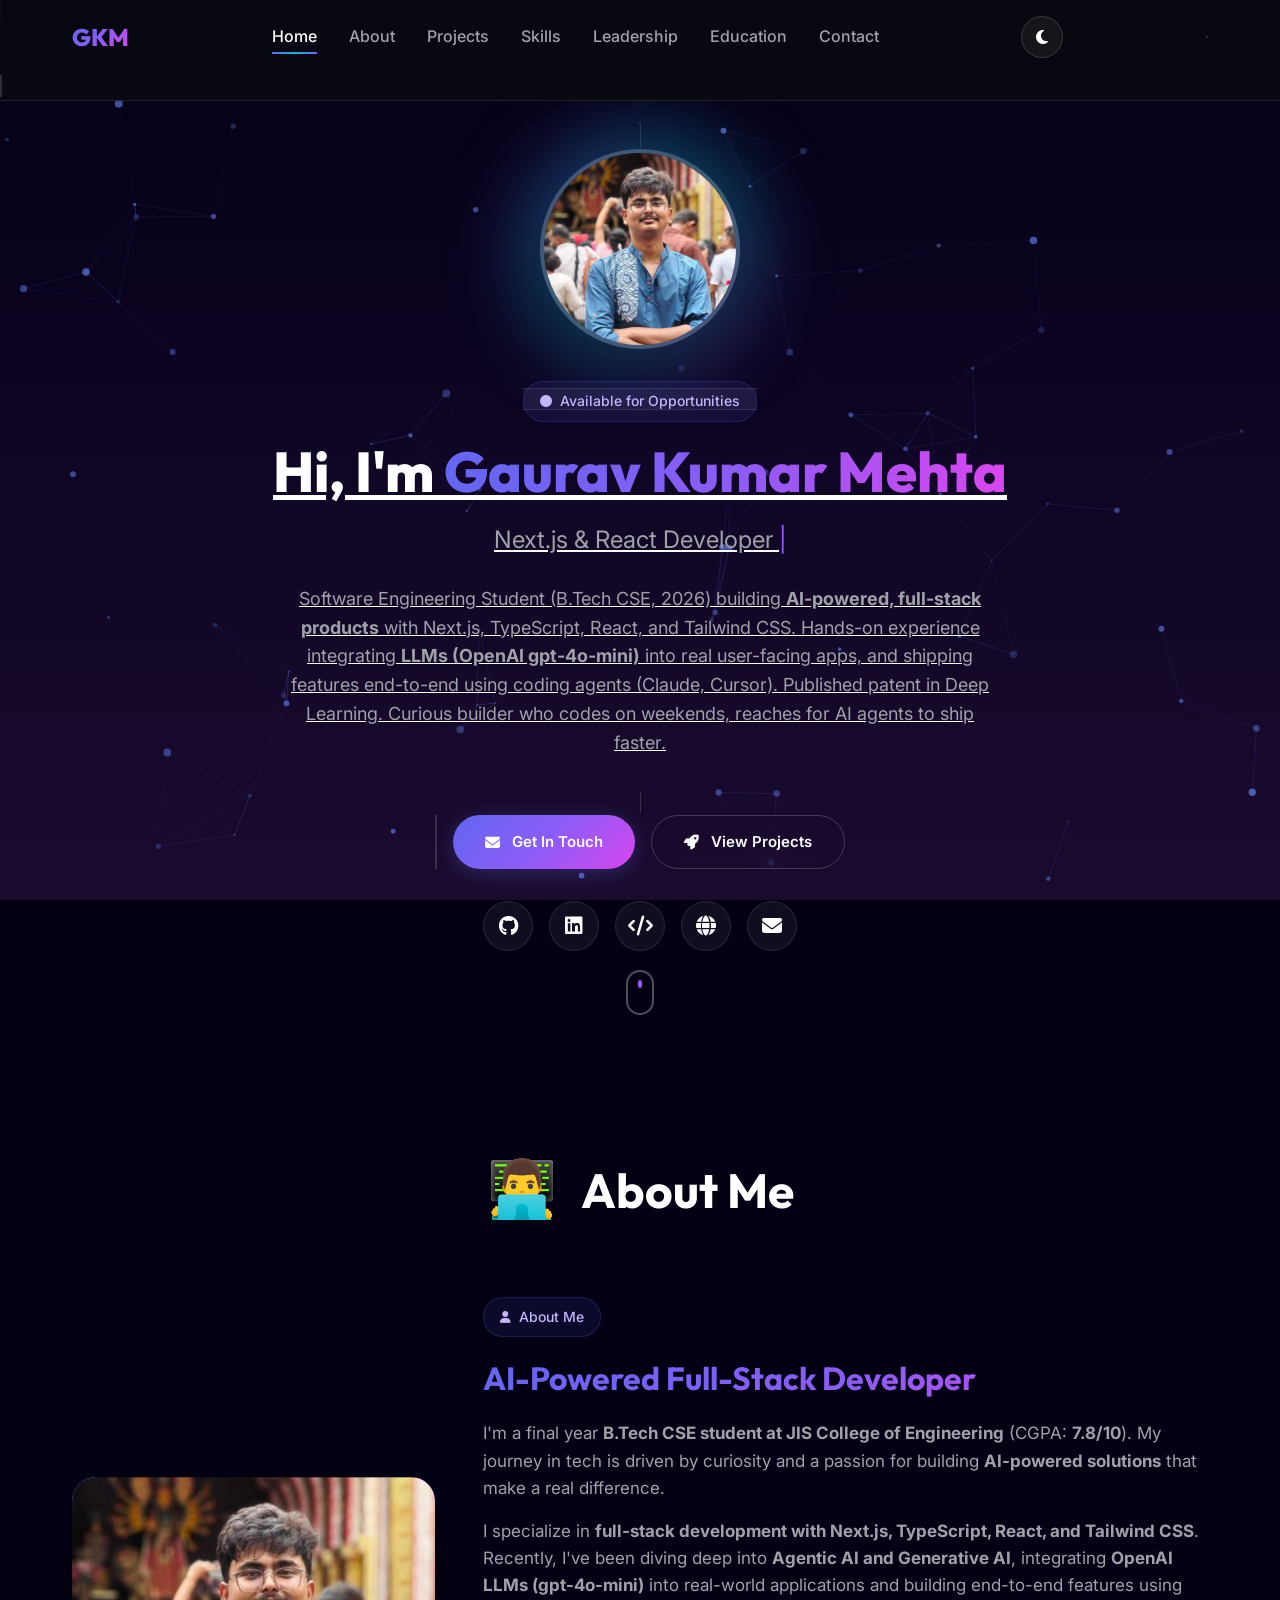
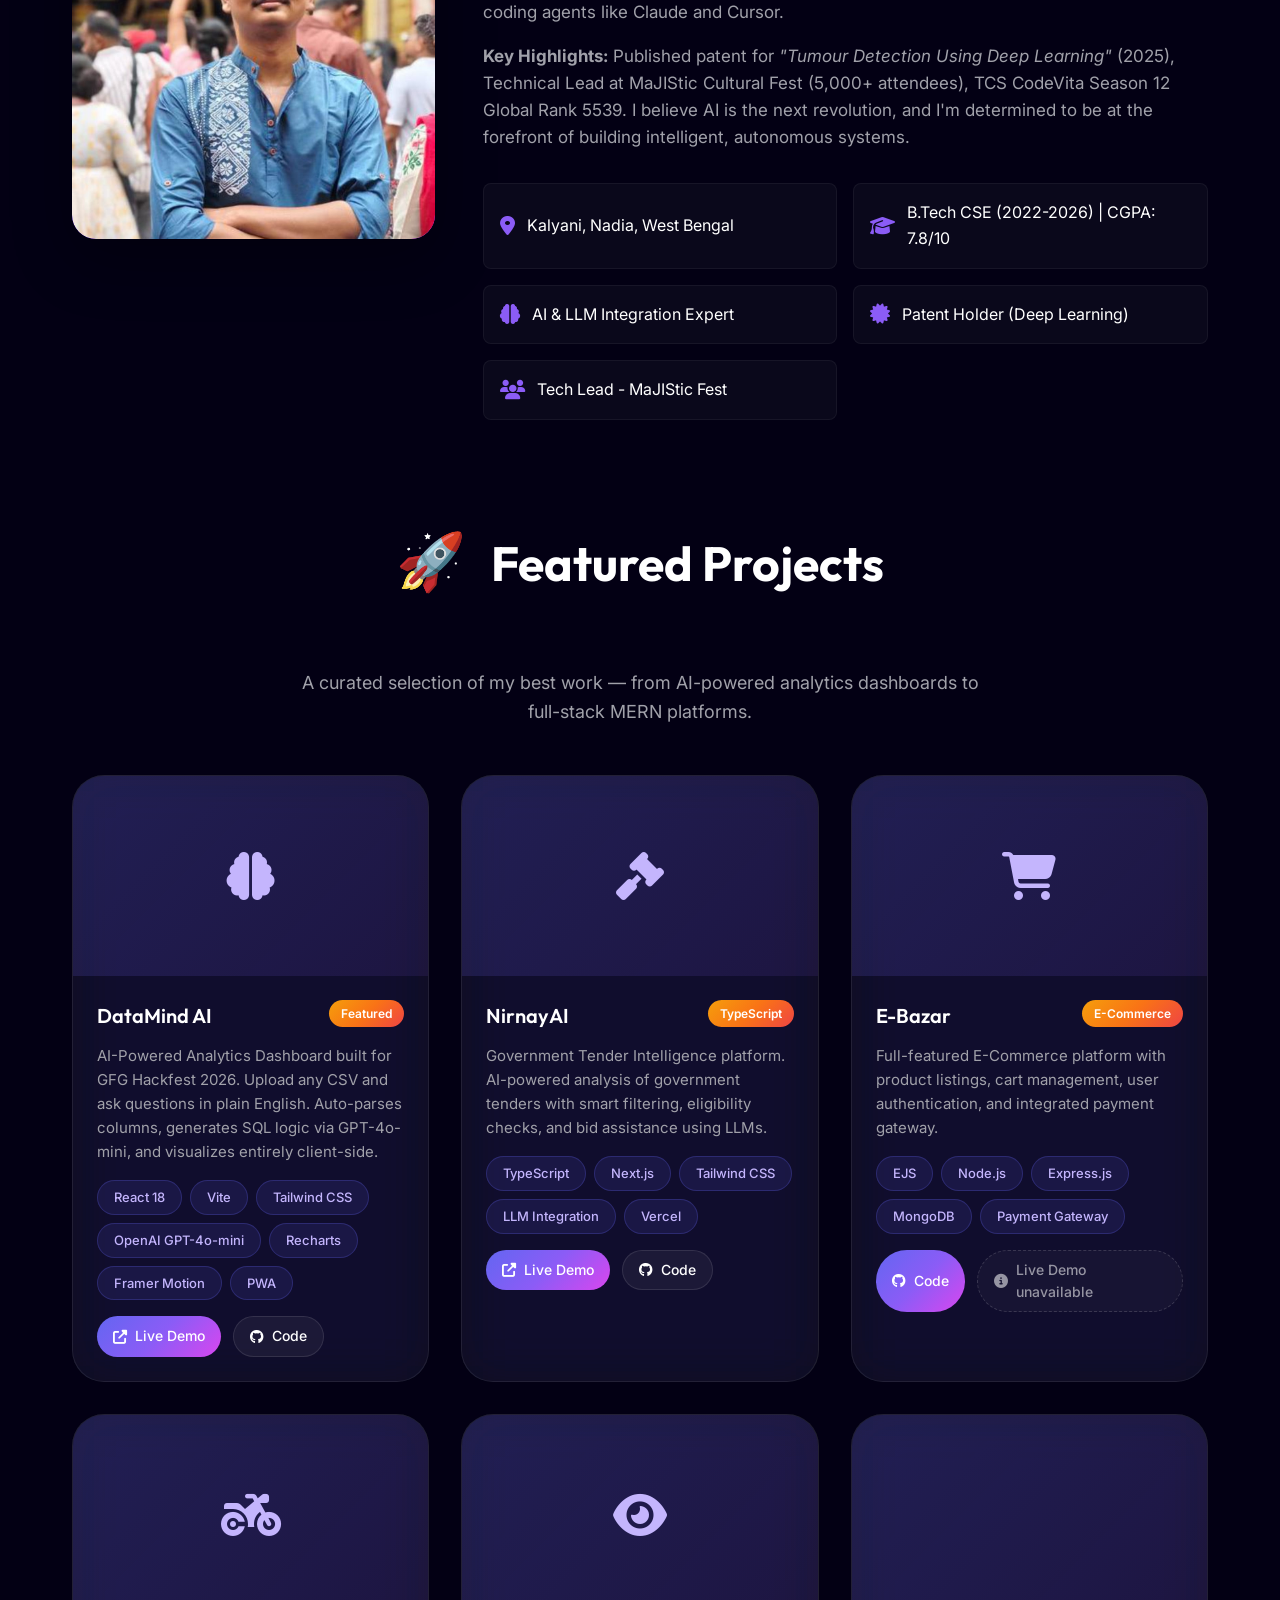
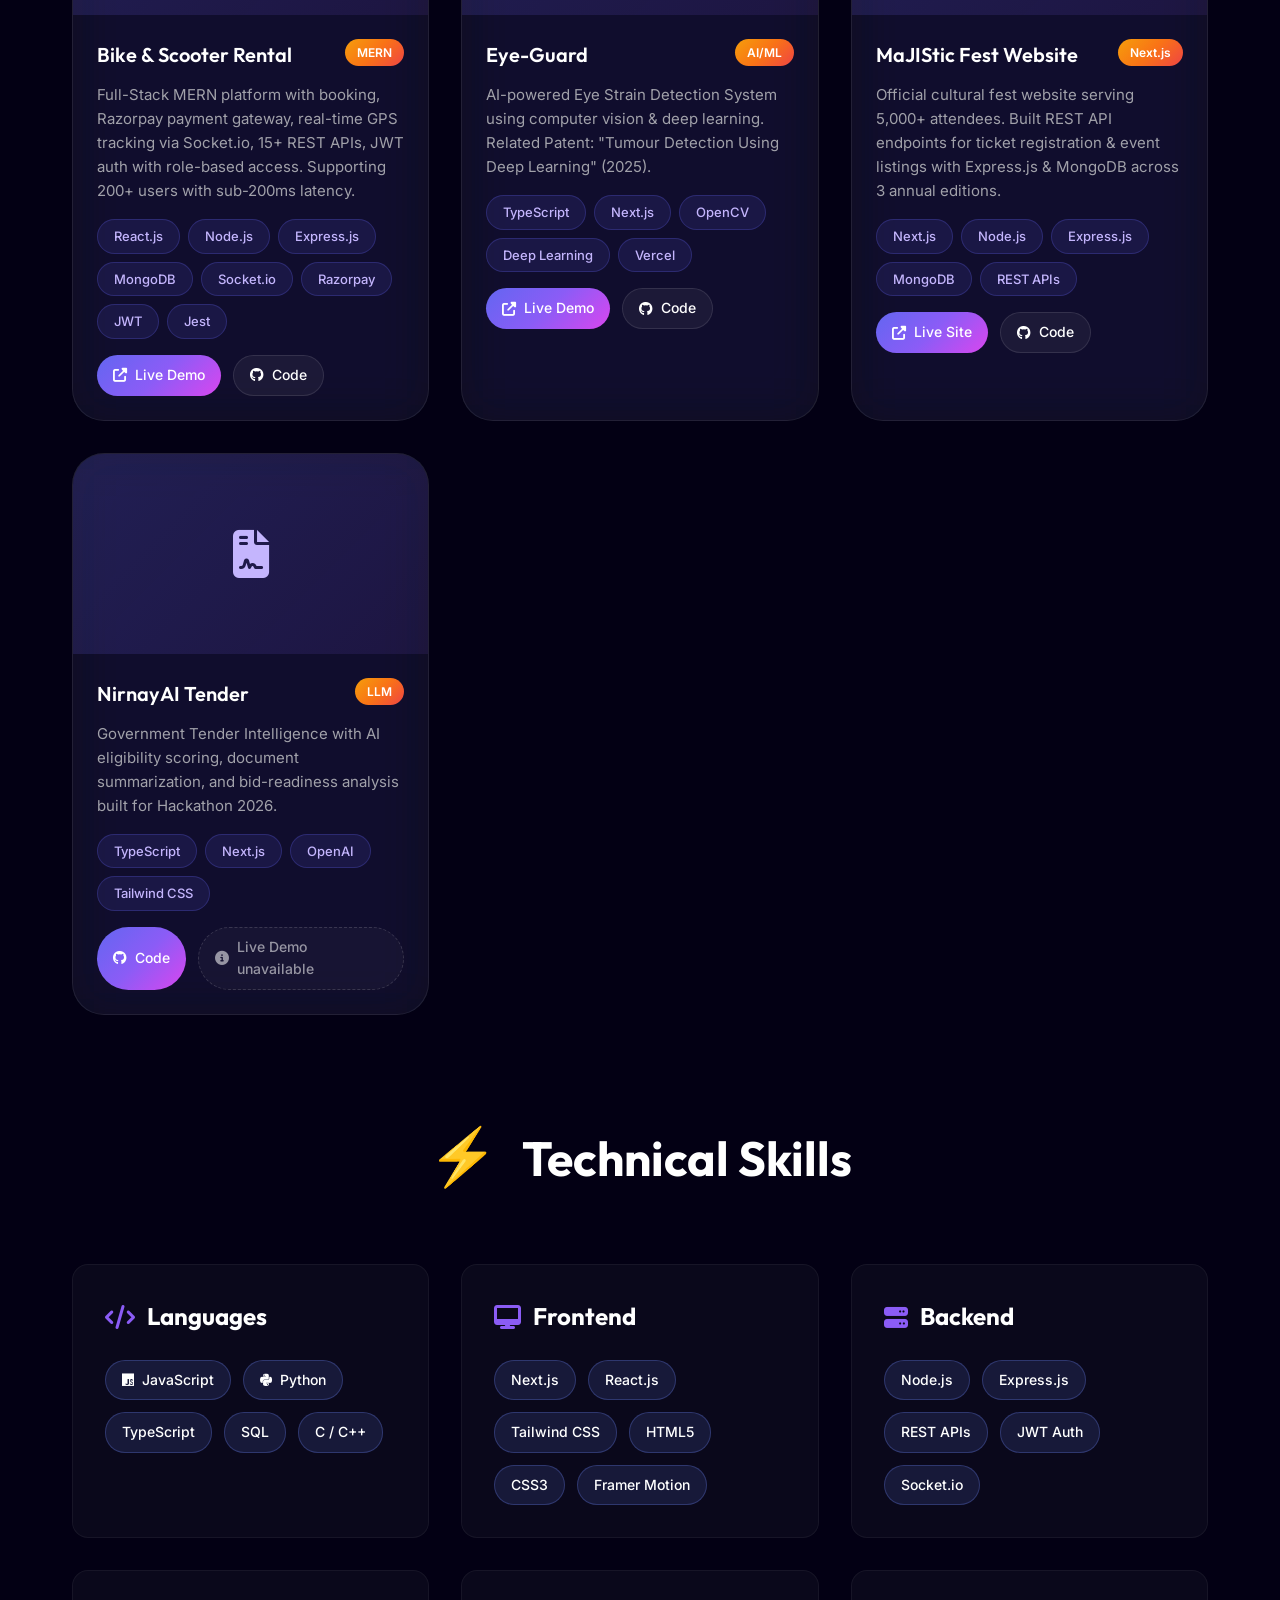
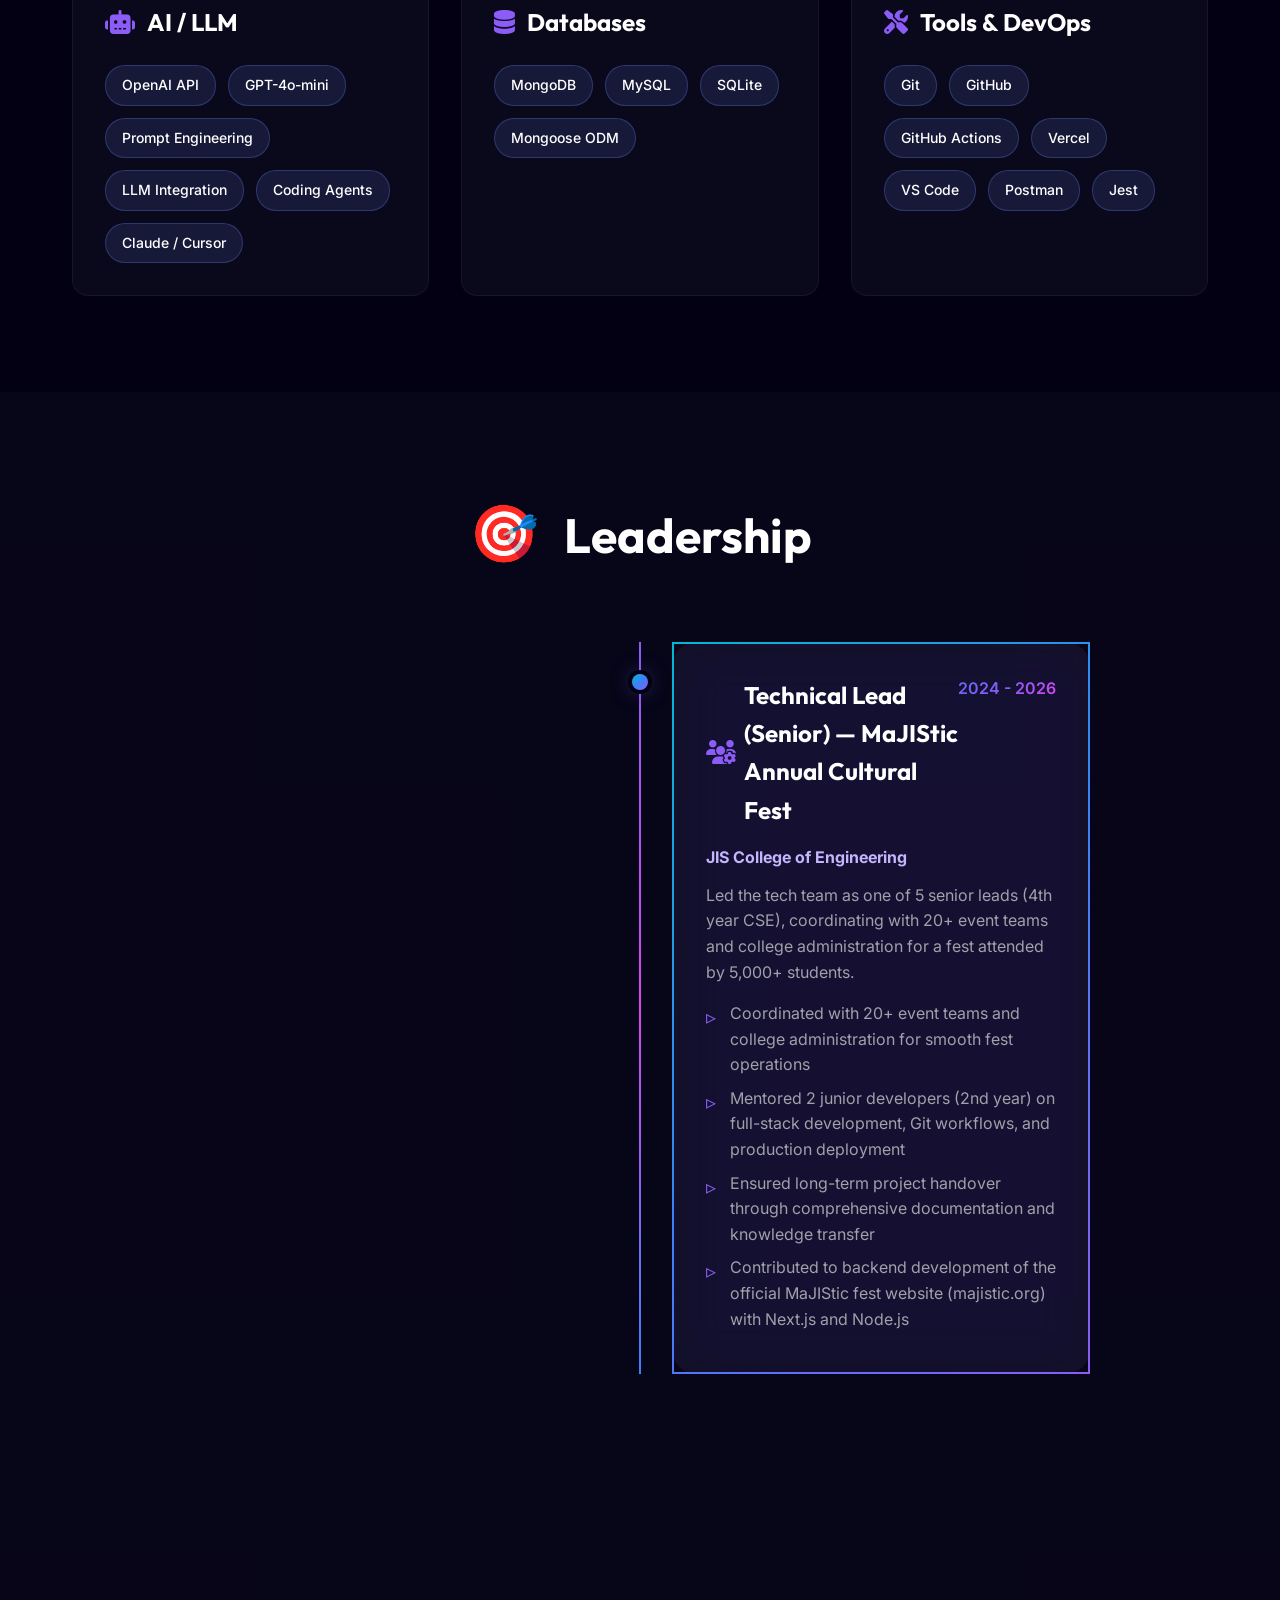
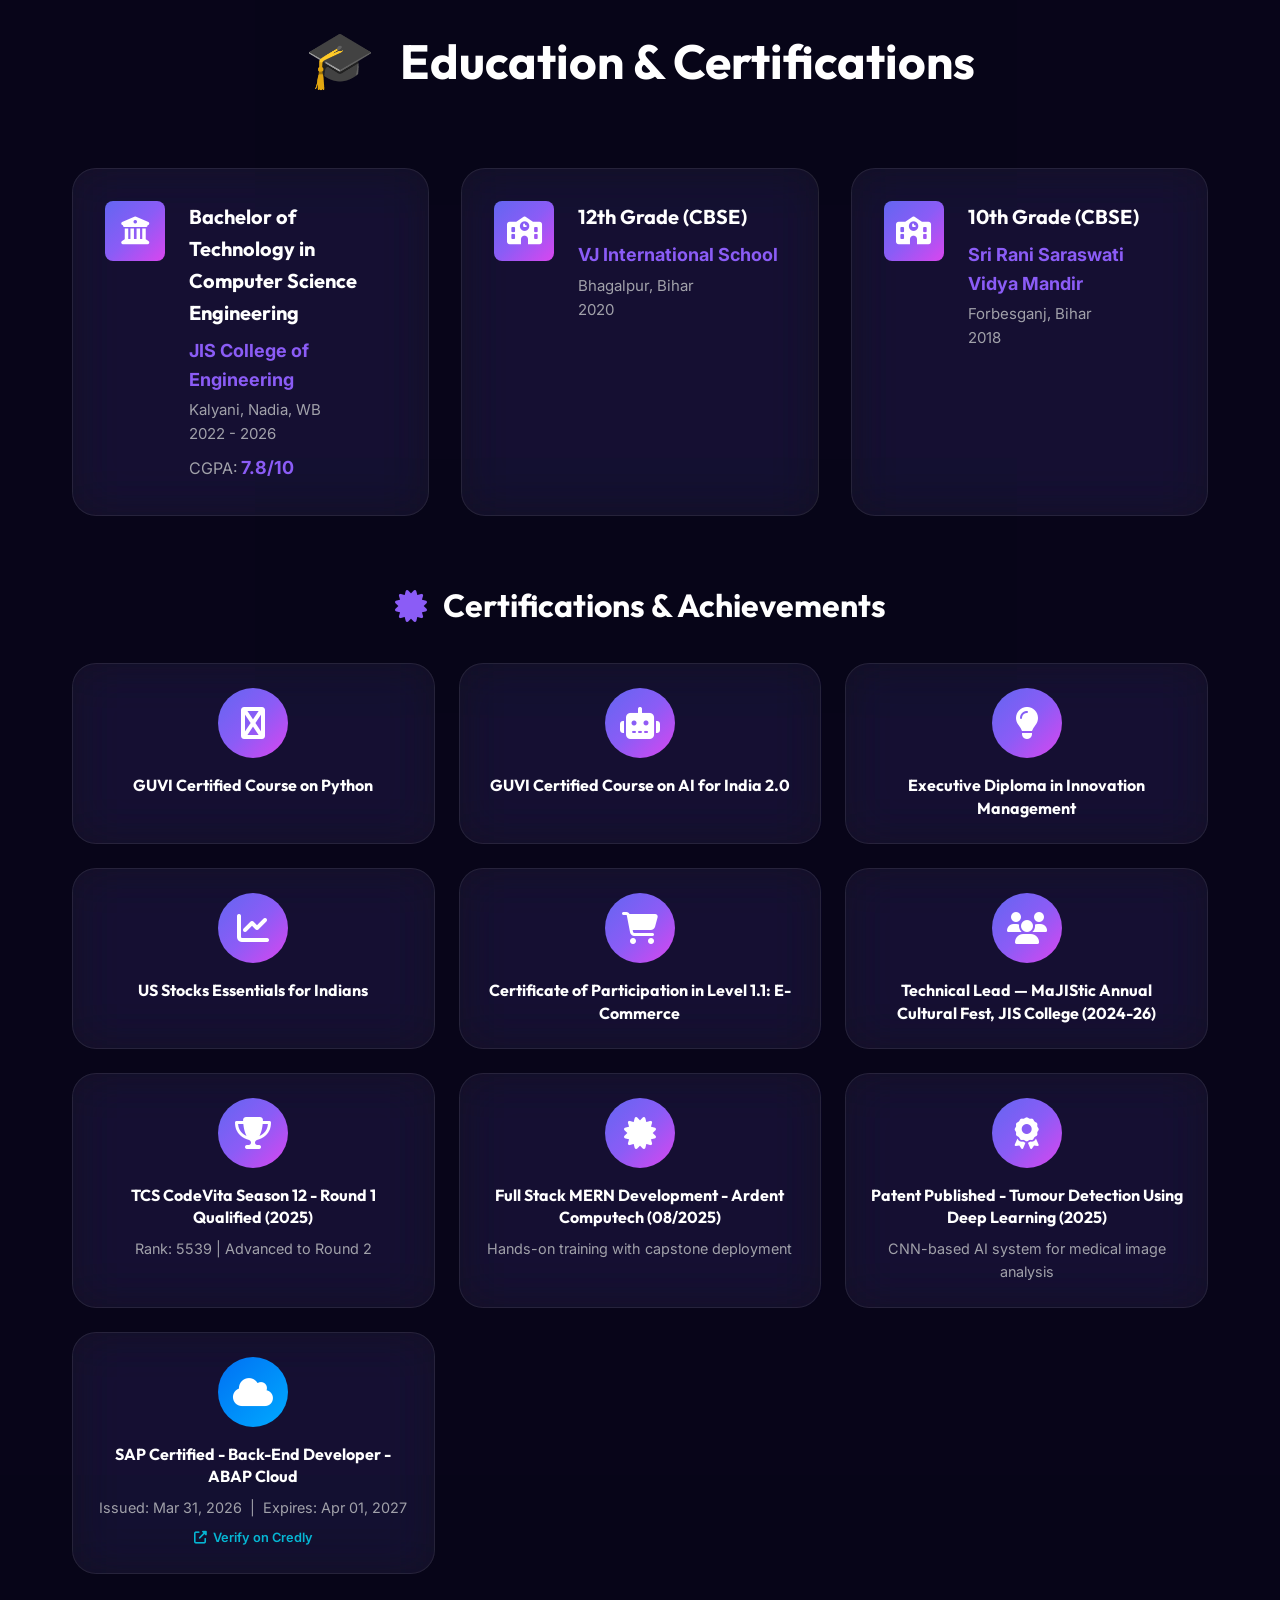
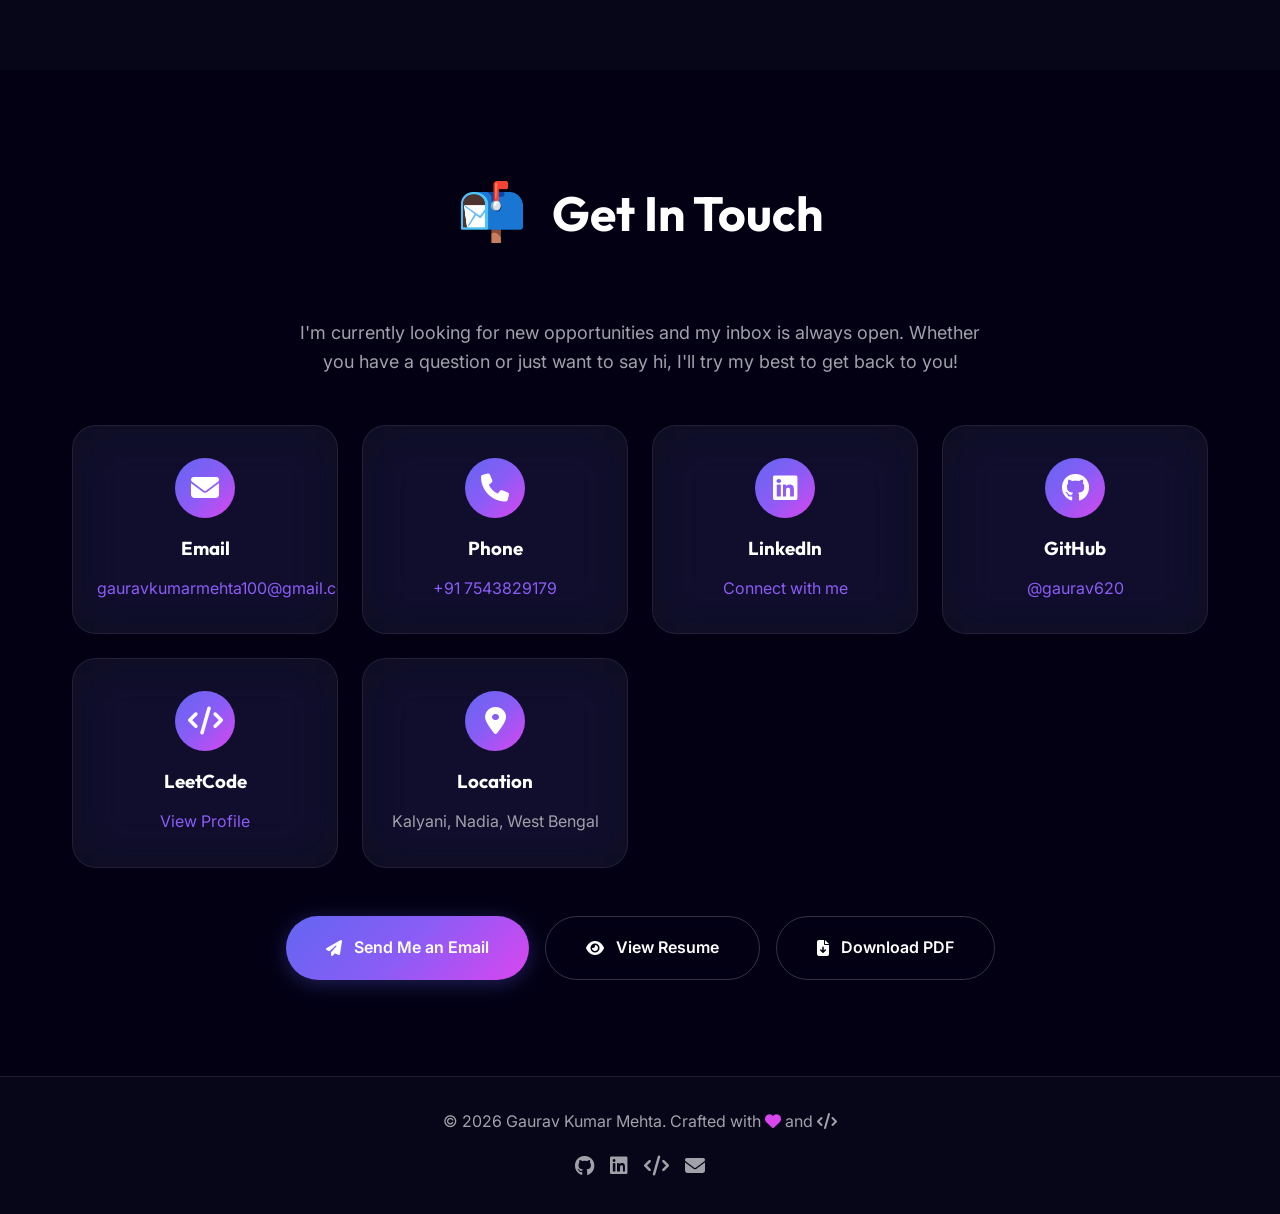
<file: index.html>
<!DOCTYPE html>
<html lang="en">

<head>
    <meta charset="UTF-8">
    <meta name="viewport" content="width=device-width, initial-scale=1.0">
    <meta name="description"
        content="Gaurav Kumar Mehta - Software Engineering Student (B.Tech CSE 2026) | Full-Stack Developer | AI & LLM Integration | Next.js, TypeScript, React, Tailwind CSS">
    <meta name="keywords" content="Gaurav Kumar Mehta, Full Stack Developer, Next.js, TypeScript, React, AI LLM Integration, OpenAI, MERN Stack, Portfolio">
    <title>Gaurav Kumar Mehta | Full-Stack Developer & AI Builder</title>

    <!-- Google Fonts -->
    <link rel="preconnect" href="https://fonts.googleapis.com">
    <link rel="preconnect" href="https://fonts.gstatic.com" crossorigin>
    <link
        href="https://fonts.googleapis.com/css2?family=Inter:wght@300;400;500;600;700&family=Outfit:wght@400;500;600;700;800&display=swap"
        rel="stylesheet">

    <!-- Font Awesome for Icons -->
    <link rel="stylesheet" href="https://cdnjs.cloudflare.com/ajax/libs/font-awesome/6.4.0/css/all.min.css">

    <link rel="stylesheet" href="styles.css">
</head>

<body>
    <!-- Particle Background -->
    <canvas id="particles"></canvas>
    <div class="mesh-gradient"></div>

    <!-- Scroll Progress Indicator -->
    <div class="scroll-progress"></div>

    <!-- Navigation -->
    <nav class="navbar" id="navbar">
        <div class="nav-container">
            <div class="nav-logo">
                <span class="logo-text">GKM</span>
            </div>
            <ul class="nav-menu">
                <li><a href="#home" class="nav-link active">Home</a></li>
                <li><a href="#about" class="nav-link">About</a></li>
                <li><a href="#projects" class="nav-link">Projects</a></li>
                <li><a href="#skills" class="nav-link">Skills</a></li>
                <li><a href="#leadership" class="nav-link">Leadership</a></li>
                <li><a href="#education" class="nav-link">Education</a></li>
                <li><a href="#contact" class="nav-link">Contact</a></li>
            </ul>
            <button class="theme-toggle" id="themeToggle" title="Toggle Dark/Light Mode" aria-label="Toggle theme">
                <i class="fas fa-moon" id="themeIcon"></i>
            </button>
            <div class="hamburger">
                            <a href="https://github.com/gaurav620/bike-scooter-rental-system" class="project-link-github" target="_blank" rel="noopener noreferrer">
                <span></span>
                <span></span>
            </div>
        </div>
    </nav>

    <!-- Hero Section -->
    <section id="home" class="hero">
        <div class="hero-content">
            <div class="hero-image-wrapper animate-on-scroll">
                <div class="hero-image-glow"></div>
                <img src="assets/images/hero-photo.png" alt="Gaurav Kumar Mehta" class="hero-image">
            </div>
            <div class="section-badge animate-on-scroll">
                <i class="fas fa-circle"></i> Available for Opportunities
            </div>
            <h1 class="hero-name animate-on-scroll">
                Hi, I'm <span class="gradient-text-animated">Gaurav Kumar Mehta</span>
            </h1>
            <div class="hero-tagline animate-on-scroll">
                <span id="typed-text"></span>
                <span class="cursor">|</span>
            </div>
            <p class="hero-description animate-on-scroll">
                Software Engineering Student (B.Tech CSE, 2026) building <strong>AI-powered, full-stack products</strong> with Next.js, TypeScript, React, and Tailwind CSS. 
                Hands-on experience integrating <strong>LLMs (OpenAI gpt-4o-mini)</strong> into real user-facing apps, and shipping features end-to-end using coding agents (Claude, Cursor). 
                Published patent in Deep Learning. Curious builder who codes on weekends, reaches for AI agents to ship faster.
            </p>
            <div class="hero-cta animate-on-scroll">
                <a href="#contact" class="btn btn-primary btn-glow">
                    <i class="fas fa-envelope"></i> Get In Touch
                </a>
                <a href="#projects" class="btn btn-secondary">
                    <i class="fas fa-rocket"></i> View Projects
                </a>
            </div>
            <div class="social-links animate-on-scroll">
                <a href="https://github.com/gaurav620" target="_blank" rel="noopener noreferrer" class="social-icon" title="GitHub">
                    <i class="fab fa-github"></i>
                </a>
                <a href="https://linkedin.com/in/gauravkumarmehta" target="_blank" rel="noopener noreferrer" class="social-icon" title="LinkedIn">
                    <i class="fab fa-linkedin"></i>
                </a>
                <a href="https://leetcode.com/u/gauravkumarmehta100/" target="_blank" rel="noopener noreferrer" class="social-icon" title="LeetCode">
                    <i class="fas fa-code"></i>
                </a>
                <a href="https://www.gauravkumarmehta.com" target="_blank" rel="noopener noreferrer" class="social-icon" title="Website">
                    <i class="fas fa-globe"></i>
                </a>
                <a href="mailto:gauravkumarmehta100@gmail.com" class="social-icon" title="Email">
                    <i class="fas fa-envelope"></i>
                </a>
            </div>
        </div>
        <div class="scroll-indicator">
            <div class="mouse"></div>
        </div>
    </section>

    <!-- About Section -->
    <section id="about" class="about">
        <div class="container">
            <h2 class="section-title animate-on-scroll">
                <span class="emoji">👨‍💻</span> About Me
            </h2>
            <div class="about-content">
                <div class="about-image animate-on-scroll">
                    <div class="about-image-wrapper">
                        <img src="assets/images/about-photo.png" alt="Gaurav Kumar Mehta">
                    </div>
                </div>
                <div class="about-text animate-on-scroll">
                    <div class="section-badge">
                        <i class="fas fa-user"></i> About Me
                    </div>
                    <h3>AI-Powered Full-Stack Developer</h3>
                    <p>
                        I'm a final year <strong>B.Tech CSE student at JIS College of Engineering</strong> (CGPA: <strong>7.8/10</strong>).
                        My journey in tech is driven by curiosity and a passion for building <strong>AI-powered solutions</strong> that make a real difference.
                    </p>
                    <p>
                        I specialize in <strong>full-stack development with Next.js, TypeScript, React, and Tailwind CSS</strong>.
                        Recently, I've been diving deep into <strong>Agentic AI and Generative AI</strong>, integrating 
                        <strong>OpenAI LLMs (gpt-4o-mini)</strong> into real-world applications and building end-to-end features using coding agents like Claude and Cursor.
                    </p>
                    <p>
                        <strong>Key Highlights:</strong> Published patent for <em>"Tumour Detection Using Deep Learning"</em> (2025),
                        Technical Lead at MaJIStic Cultural Fest (5,000+ attendees), TCS CodeVita Season 12 Global Rank 5539.
                        I believe AI is the next revolution, and I'm determined to be at the forefront of building intelligent, autonomous systems.
                    </p>
                    <div class="about-highlights">
                        <div class="highlight-item">
                            <i class="fas fa-map-marker-alt"></i>
                            <span>Kalyani, Nadia, West Bengal</span>
                        </div>
                        <div class="highlight-item">
                            <i class="fas fa-graduation-cap"></i>
                            <span>B.Tech CSE (2022-2026) | CGPA: 7.8/10</span>
                        </div>
                        <div class="highlight-item">
                            <i class="fas fa-brain"></i>
                            <span>AI & LLM Integration Expert</span>
                        </div>
                        <div class="highlight-item">
                            <i class="fas fa-certificate"></i>
                            <span>Patent Holder (Deep Learning)</span>
                        </div>
                        <div class="highlight-item">
                            <i class="fas fa-users"></i>
                            <span>Tech Lead - MaJIStic Fest</span>
                        </div>
                    </div>
                </div>
            </div>
        </div>
    </section>

    <!-- Featured Projects Section -->
    <section id="projects" class="projects">
        <div class="container">
            <h2 class="section-title animate-on-scroll">
                <span class="emoji">🚀</span> Featured Projects
            </h2>
            <p class="projects-intro contact-description animate-on-scroll">
                A curated selection of my best work — from AI-powered analytics dashboards to full-stack MERN platforms.
            </p>
            
            <div class="projects-grid">
                
                <!-- Project 1: DataMind-Ai -->
                <div class="project-card animate-on-scroll stagger-1">
                    <div class="project-card-image">
                        <i class="fas fa-brain"></i>
                    </div>
                    <div class="project-card-content">
                        <div class="project-card-header">
                            <h3 class="project-card-title">DataMind AI</h3>
                            <span class="project-card-badge">Featured</span>
                        </div>
                        <p class="project-card-description">
                            AI-Powered Analytics Dashboard built for GFG Hackfest 2026. Upload any CSV and ask questions in plain English. 
                            Auto-parses columns, generates SQL logic via GPT-4o-mini, and visualizes entirely client-side.
                        </p>
                        <div class="project-card-tech">
                            <span class="tech-tag">React 18</span>
                            <span class="tech-tag">Vite</span>
                            <span class="tech-tag">Tailwind CSS</span>
                            <span class="tech-tag">OpenAI GPT-4o-mini</span>
                            <span class="tech-tag">Recharts</span>
                            <span class="tech-tag">Framer Motion</span>
                            <span class="tech-tag">PWA</span>
                        </div>
                        <div class="project-card-links">
                            <a href="https://data-mind-ai-dash.vercel.app/" class="project-link-demo" target="_blank" rel="noopener noreferrer">
                                <i class="fas fa-external-link-alt"></i> Live Demo
                            </a>
                            <a href="https://github.com/gaurav620/DataMind--AIPowered-Analytics-Dashboard-" class="project-link-github" target="_blank" rel="noopener noreferrer">
                                <i class="fab fa-github"></i> Code
                            </a>
                        </div>
                    </div>
                </div>

                <!-- Project 2: NirnayAI -->
                <div class="project-card animate-on-scroll stagger-2">
                    <div class="project-card-image">
                        <i class="fas fa-gavel"></i>
                    </div>
                    <div class="project-card-content">
                        <div class="project-card-header">
                            <h3 class="project-card-title">NirnayAI</h3>
                            <span class="project-card-badge">TypeScript</span>
                        </div>
                        <p class="project-card-description">
                            Government Tender Intelligence platform. AI-powered analysis of government tenders 
                            with smart filtering, eligibility checks, and bid assistance using LLMs.
                        </p>
                        <div class="project-card-tech">
                            <span class="tech-tag">TypeScript</span>
                            <span class="tech-tag">Next.js</span>
                            <span class="tech-tag">Tailwind CSS</span>
                            <span class="tech-tag">LLM Integration</span>
                            <span class="tech-tag">Vercel</span>
                        </div>
                        <div class="project-card-links">
                            <a href="https://theaification-nirnay-ai.vercel.app" class="project-link-demo" target="_blank" rel="noopener noreferrer">
                                <i class="fas fa-external-link-alt"></i> Live Demo
                            </a>
                            <a href="https://github.com/gaurav620/Theaification-NirnayAI" class="project-link-github" target="_blank" rel="noopener noreferrer">
                                <i class="fab fa-github"></i> Code
                            </a>
                        </div>
                    </div>
                </div>

                <!-- Project 3: E-Bazar -->
                <div class="project-card animate-on-scroll stagger-3">
                    <div class="project-card-image">
                        <i class="fas fa-shopping-cart"></i>
                    </div>
                    <div class="project-card-content">
                        <div class="project-card-header">
                            <h3 class="project-card-title">E-Bazar</h3>
                            <span class="project-card-badge">E-Commerce</span>
                        </div>
                        <p class="project-card-description">
                            Full-featured E-Commerce platform with product listings, cart management, 
                            user authentication, and integrated payment gateway.
                        </p>
                        <div class="project-card-tech">
                            <span class="tech-tag">EJS</span>
                            <span class="tech-tag">Node.js</span>
                            <span class="tech-tag">Express.js</span>
                            <span class="tech-tag">MongoDB</span>
                            <span class="tech-tag">Payment Gateway</span>
                        </div>
                        <div class="project-card-links">
                            <a href="https://github.com/gaurav620/E-Bazar-An-E-Commerce-platform-" class="project-link-demo" target="_blank" rel="noopener noreferrer">
                                <i class="fab fa-github"></i> Code
                            </a>
                            <span class="project-link-unavailable" aria-disabled="true">
                                <i class="fas fa-circle-info"></i> Live Demo unavailable
                            </span>
                        </div>
                    </div>
                </div>

                <!-- Project 4: Bike & Scooter Rental -->
                <div class="project-card animate-on-scroll stagger-4">
                    <div class="project-card-image">
                        <i class="fas fa-motorcycle"></i>
                    </div>
                    <div class="project-card-content">
                        <div class="project-card-header">
                            <h3 class="project-card-title">Bike & Scooter Rental</h3>
                            <span class="project-card-badge">MERN</span>
                        </div>
                        <p class="project-card-description">
                            Full-Stack MERN platform with booking, Razorpay payment gateway, real-time GPS tracking via Socket.io, 15+ REST APIs, JWT auth with role-based access. Supporting 200+ users with sub-200ms latency.
                        </p>
                        <div class="project-card-tech">
                            <span class="tech-tag">React.js</span>
                            <span class="tech-tag">Node.js</span>
                            <span class="tech-tag">Express.js</span>
                            <span class="tech-tag">MongoDB</span>
                            <span class="tech-tag">Socket.io</span>
                            <span class="tech-tag">Razorpay</span>
                            <span class="tech-tag">JWT</span>
                            <span class="tech-tag">Jest</span>
                        </div>
                        <div class="project-card-links">
                            <a href="https://bike-scooter-rental-system.vercel.app/" class="project-link-demo" target="_blank" rel="noopener noreferrer">
                                <i class="fas fa-external-link-alt"></i> Live Demo
                            </a>
                            <a href="https://github.com/gaurav620/bike-scooter-rental-system" class="project-link-github" target="_blank" rel="noopener noreferrer">
                                <i class="fab fa-github"></i> Code
                            </a>
                        </div>
                    </div>
                </div>

                <!-- Project 5: Eye-Guard -->
                <div class="project-card animate-on-scroll stagger-5">
                    <div class="project-card-image">
                        <i class="fas fa-eye"></i>
                    </div>
                    <div class="project-card-content">
                        <div class="project-card-header">
                            <h3 class="project-card-title">Eye-Guard</h3>
                            <span class="project-card-badge">AI/ML</span>
                        </div>
                        <p class="project-card-description">
                            AI-powered Eye Strain Detection System using computer vision & deep learning. 
                            Related Patent: "Tumour Detection Using Deep Learning" (2025).
                        </p>
                        <div class="project-card-tech">
                            <span class="tech-tag">TypeScript</span>
                            <span class="tech-tag">Next.js</span>
                            <span class="tech-tag">OpenCV</span>
                            <span class="tech-tag">Deep Learning</span>
                            <span class="tech-tag">Vercel</span>
                        </div>
                        <div class="project-card-links">
                            <a href="https://eye-guard-a-fy-project-26.vercel.app" class="project-link-demo" target="_blank" rel="noopener noreferrer">
                                <i class="fas fa-external-link-alt"></i> Live Demo
                            </a>
                            <a href="https://github.com/gaurav620/EyeGuard-A-FY-Project-26" class="project-link-github" target="_blank" rel="noopener noreferrer">
                                <i class="fab fa-github"></i> Code
                            </a>
                        </div>
                    </div>
                </div>

                <!-- Project 6: MaJIStic Fest Website -->
                <div class="project-card animate-on-scroll stagger-6">
                    <div class="project-card-image">
                        <i class="fas fa-calendar-star"></i>
                    </div>
                    <div class="project-card-content">
                        <div class="project-card-header">
                            <h3 class="project-card-title">MaJIStic Fest Website</h3>
                            <span class="project-card-badge">Next.js</span>
                        </div>
                        <p class="project-card-description">
                            Official cultural fest website serving 5,000+ attendees. Built REST API endpoints for ticket registration &amp; event listings with Express.js &amp; MongoDB across 3 annual editions.
                        </p>
                        <div class="project-card-tech">
                            <span class="tech-tag">Next.js</span>
                            <span class="tech-tag">Node.js</span>
                            <span class="tech-tag">Express.js</span>
                            <span class="tech-tag">MongoDB</span>
                            <span class="tech-tag">REST APIs</span>
                        </div>
                        <div class="project-card-links">
                            <a href="https://majistic.org/" class="project-link-demo" target="_blank" rel="noopener noreferrer">
                                <i class="fas fa-external-link-alt"></i> Live Site
                            </a>
                            <a href="https://github.com/gaurav620" class="project-link-github" target="_blank" rel="noopener noreferrer">
                                <i class="fab fa-github"></i> Code
                            </a>
                        </div>
                    </div>
                </div>

                <!-- Project 7: NirnayAI Government Tender -->
                <div class="project-card animate-on-scroll stagger-6">
                    <div class="project-card-image">
                        <i class="fas fa-file-contract"></i>
                    </div>
                    <div class="project-card-content">
                        <div class="project-card-header">
                            <h3 class="project-card-title">NirnayAI Tender</h3>
                            <span class="project-card-badge">LLM</span>
                        </div>
                        <p class="project-card-description">
                            Government Tender Intelligence with AI eligibility scoring, document summarization, 
                            and bid-readiness analysis built for Hackathon 2026.
                        </p>
                        <div class="project-card-tech">
                            <span class="tech-tag">TypeScript</span>
                            <span class="tech-tag">Next.js</span>
                            <span class="tech-tag">OpenAI</span>
                            <span class="tech-tag">Tailwind CSS</span>
                        </div>
                        <div class="project-card-links">
                            <a href="https://github.com/gaurav620/NirnayAI--Government-Tender-Intelligence-" class="project-link-demo" target="_blank" rel="noopener noreferrer">
                                <i class="fab fa-github"></i> Code
                            </a>
                            <span class="project-link-unavailable" aria-disabled="true">
                                <i class="fas fa-circle-info"></i> Live Demo unavailable
                            </span>
                        </div>
                    </div>
                </div>

            </div>
        </div>
    </section>

    <!-- Skills Section -->
    <section id="skills" class="skills">
        <div class="container">
            <h2 class="section-title animate-on-scroll">
                <span class="emoji">⚡</span> Technical Skills
            </h2>
            <div class="skills-grid">
                <!-- Languages -->
                <div class="skill-category animate-on-scroll">
                    <h3><i class="fas fa-code"></i> Languages</h3>
                    <div class="skill-tags">
                        <span class="skill-tag skill-tag-modern"><i class="fab fa-js"></i> JavaScript</span>
                        <span class="skill-tag skill-tag-modern"><i class="fab fa-python"></i> Python</span>
                        <span class="skill-tag skill-tag-modern">TypeScript</span>
                        <span class="skill-tag skill-tag-modern">SQL</span>
                        <span class="skill-tag skill-tag-modern">C / C++</span>
                    </div>
                </div>

                <!-- Frontend -->
                <div class="skill-category animate-on-scroll">
                    <h3><i class="fas fa-desktop"></i> Frontend</h3>
                    <div class="skill-tags">
                        <span class="skill-tag skill-tag-modern">Next.js</span>
                        <span class="skill-tag skill-tag-modern">React.js</span>
                        <span class="skill-tag skill-tag-modern">Tailwind CSS</span>
                        <span class="skill-tag skill-tag-modern">HTML5</span>
                        <span class="skill-tag skill-tag-modern">CSS3</span>
                        <span class="skill-tag skill-tag-modern">Framer Motion</span>
                    </div>
                </div>

                <!-- Backend -->
                <div class="skill-category animate-on-scroll">
                    <h3><i class="fas fa-server"></i> Backend</h3>
                    <div class="skill-tags">
                        <span class="skill-tag skill-tag-modern">Node.js</span>
                        <span class="skill-tag skill-tag-modern">Express.js</span>
                        <span class="skill-tag skill-tag-modern">REST APIs</span>
                        <span class="skill-tag skill-tag-modern">JWT Auth</span>
                        <span class="skill-tag skill-tag-modern">Socket.io</span>
                    </div>
                </div>

                <!-- AI / LLM -->
                <div class="skill-category animate-on-scroll card-glow">
                    <h3><i class="fas fa-robot"></i> AI / LLM</h3>
                    <div class="skill-tags">
                        <span class="skill-tag skill-tag-modern">OpenAI API</span>
                        <span class="skill-tag skill-tag-modern">GPT-4o-mini</span>
                        <span class="skill-tag skill-tag-modern">Prompt Engineering</span>
                        <span class="skill-tag skill-tag-modern">LLM Integration</span>
                        <span class="skill-tag skill-tag-modern">Coding Agents</span>
                        <span class="skill-tag skill-tag-modern">Claude / Cursor</span>
                    </div>
                </div>

                <!-- Databases -->
                <div class="skill-category animate-on-scroll">
                    <h3><i class="fas fa-database"></i> Databases</h3>
                    <div class="skill-tags">
                        <span class="skill-tag skill-tag-modern">MongoDB</span>
                        <span class="skill-tag skill-tag-modern">MySQL</span>
                        <span class="skill-tag skill-tag-modern">SQLite</span>
                        <span class="skill-tag skill-tag-modern">Mongoose ODM</span>
                    </div>
                </div>

                <!-- Tools & Platforms -->
                <div class="skill-category animate-on-scroll">
                    <h3><i class="fas fa-tools"></i> Tools & DevOps</h3>
                    <div class="skill-tags">
                        <span class="skill-tag skill-tag-modern">Git</span>
                        <span class="skill-tag skill-tag-modern">GitHub</span>
                        <span class="skill-tag skill-tag-modern">GitHub Actions</span>
                        <span class="skill-tag skill-tag-modern">Vercel</span>
                        <span class="skill-tag skill-tag-modern">VS Code</span>
                        <span class="skill-tag skill-tag-modern">Postman</span>
                        <span class="skill-tag skill-tag-modern">Jest</span>
                    </div>
                </div>
            </div>
        </div>
    </section>

    <!-- Leadership Section -->
    <section id="leadership" class="experience">
        <div class="container">
            <h2 class="section-title animate-on-scroll">
                <span class="emoji">🎯</span> Leadership
            </h2>
            <div class="timeline">
                <div class="timeline-item animate-on-scroll">
                    <div class="timeline-dot achievement-dot"></div>
                    <div class="timeline-card glass-card achievement-card">
                        <div class="timeline-header">
                            <h3>
                                <i class="fas fa-users-cog"></i> Technical Lead (Senior) — MaJIStic Annual Cultural Fest
                            </h3>
                            <span class="timeline-date">2024 - 2026</span>
                        </div>
                        <h4 class="leadership-org">JIS College of Engineering</h4>
                        <p class="timeline-description">
                            Led the tech team as one of 5 senior leads (4th year CSE), coordinating with 20+ event teams and college administration for a fest attended by 5,000+ students.
                        </p>
                        <ul class="timeline-achievements">
                            <li>Coordinated with 20+ event teams and college administration for smooth fest operations</li>
                            <li>Mentored 2 junior developers (2nd year) on full-stack development, Git workflows, and production deployment</li>
                            <li>Ensured long-term project handover through comprehensive documentation and knowledge transfer</li>
                            <li>Contributed to backend development of the official MaJIStic fest website (majistic.org) with Next.js and Node.js</li>
                        </ul>
                    </div>
                </div>
            </div>
        </div>
    </section>

    <!-- Education Section -->
    <section id="education" class="education">
        <div class="container">
            <h2 class="section-title animate-on-scroll">
                <span class="emoji">🎓</span> Education & Certifications
            </h2>

            <!-- Education Timeline -->
            <div class="education-grid">
                <!-- Bachelor's Degree -->
                <div class="education-card glass-card animate-on-scroll">
                    <div class="education-icon">
                        <i class="fas fa-university"></i>
                    </div>
                    <div class="education-content">
                        <h3>Bachelor of Technology in Computer Science Engineering</h3>
                        <h4>JIS College of Engineering</h4>
                        <p class="education-location">Kalyani, Nadia, WB</p>
                        <p class="education-duration">2022 - 2026</p>
                        <p class="education-grade">CGPA: <strong>7.8/10</strong></p>
                    </div>
                </div>

                <!-- 12th Grade -->
                <div class="education-card glass-card animate-on-scroll">
                    <div class="education-icon">
                        <i class="fas fa-school"></i>
                    </div>
                    <div class="education-content">
                        <h3>12th Grade (CBSE)</h3>
                        <h4>VJ International School</h4>
                        <p class="education-location">Bhagalpur, Bihar</p>
                        <p class="education-duration">2020</p>
                    </div>
                </div>

                <!-- 10th Grade -->
                <div class="education-card glass-card animate-on-scroll">
                    <div class="education-icon">
                        <i class="fas fa-school"></i>
                    </div>
                    <div class="education-content">
                        <h3>10th Grade (CBSE)</h3>
                        <h4>Sri Rani Saraswati Vidya Mandir</h4>
                        <p class="education-location">Forbesganj, Bihar</p>
                        <p class="education-duration">2018</p>
                    </div>
                </div>
            </div>

            <!-- Certifications -->
            <h3 class="subsection-title animate-on-scroll">
                <i class="fas fa-certificate"></i> Certifications & Achievements
            </h3>
            <div class="certifications-grid">
                <div class="cert-card glass-card animate-on-scroll">
                    <div class="cert-badge">
                        <i class="fas fa-python"></i>
                    </div>
                    <h4>GUVI Certified Course on Python</h4>
                </div>
                <div class="cert-card glass-card animate-on-scroll">
                    <div class="cert-badge">
                        <i class="fas fa-robot"></i>
                    </div>
                    <h4>GUVI Certified Course on AI for India 2.0</h4>
                </div>
                <div class="cert-card glass-card animate-on-scroll">
                    <div class="cert-badge">
                        <i class="fas fa-lightbulb"></i>
                    </div>
                    <h4>Executive Diploma in Innovation Management</h4>
                </div>
                <div class="cert-card glass-card animate-on-scroll">
                    <div class="cert-badge">
                        <i class="fas fa-chart-line"></i>
                    </div>
                    <h4>US Stocks Essentials for Indians</h4>
                </div>
                <div class="cert-card glass-card animate-on-scroll">
                    <div class="cert-badge">
                        <i class="fas fa-shopping-cart"></i>
                    </div>
                    <h4>Certificate of Participation in Level 1.1: E-Commerce</h4>
                </div>
                <div class="cert-card glass-card animate-on-scroll">
                    <div class="cert-badge">
                        <i class="fas fa-users"></i>
                    </div>
                    <h4>Technical Lead — MaJIStic Annual Cultural Fest, JIS College (2024-26)</h4>
                </div>
                <div class="cert-card glass-card animate-on-scroll">
                    <div class="cert-badge">
                        <i class="fas fa-trophy"></i>
                    </div>
                    <h4>TCS CodeVita Season 12 - Round 1 Qualified (2025)</h4>
                    <p class="cert-rank">Rank: 5539 | Advanced to Round 2</p>
                </div>
                <div class="cert-card glass-card animate-on-scroll card-glow">
                    <div class="cert-badge">
                        <i class="fas fa-certificate"></i>
                    </div>
                    <h4>Full Stack MERN Development - Ardent Computech (08/2025)</h4>
                    <p class="cert-rank">Hands-on training with capstone deployment</p>
                </div>
                <div class="cert-card glass-card animate-on-scroll card-glow">
                    <div class="cert-badge">
                        <i class="fas fa-award"></i>
                    </div>
                    <h4>Patent Published - Tumour Detection Using Deep Learning (2025)</h4>
                    <p class="cert-rank">CNN-based AI system for medical image analysis</p>
                </div>
                <div class="cert-card glass-card animate-on-scroll card-glow">
                    <div class="cert-badge cert-badge-sap">
                        <i class="fas fa-cloud"></i>
                    </div>
                    <h4>SAP Certified - Back-End Developer - ABAP Cloud</h4>
                    <p class="cert-rank">Issued: Mar 31, 2026 &nbsp;|&nbsp; Expires: Apr 01, 2027</p>
                    <a href="https://www.credly.com/earner/earned/badge/c3585417-4a1d-40d7-a075-bceb52044acc" target="_blank" rel="noopener noreferrer" class="cert-verify-link">
                        <i class="fas fa-external-link-alt"></i> Verify on Credly
                    </a>
                </div>
            </div>
        </div>
    </section>

    <!-- Contact Section -->
    <section id="contact" class="contact">
        <div class="container">
            <h2 class="section-title animate-on-scroll">
                <span class="emoji">📬</span> Get In Touch
            </h2>
            <p class="contact-description animate-on-scroll">
                I'm currently looking for new opportunities and my inbox is always open.
                Whether you have a question or just want to say hi, I'll try my best to get back to you!
            </p>

            <div class="contact-grid">
                <div class="contact-card glass-card animate-on-scroll">
                    <div class="contact-icon">
                        <i class="fas fa-envelope"></i>
                    </div>
                    <h3>Email</h3>
                    <a href="mailto:gauravkumarmehta100@gmail.com">gauravkumarmehta100@gmail.com</a>
                </div>

                <div class="contact-card glass-card animate-on-scroll">
                    <div class="contact-icon">
                        <i class="fas fa-phone"></i>
                    </div>
                    <h3>Phone</h3>
                    <a href="tel:+917543829179">+91 7543829179</a>
                </div>

                <div class="contact-card glass-card animate-on-scroll">
                    <div class="contact-icon">
                        <i class="fab fa-linkedin"></i>
                    </div>
                    <h3>LinkedIn</h3>
                    <a href="https://linkedin.com/in/gauravkumarmehta" target="_blank" rel="noopener noreferrer">Connect with me</a>
                </div>

                <div class="contact-card glass-card animate-on-scroll">
                    <div class="contact-icon">
                        <i class="fab fa-github"></i>
                    </div>
                    <h3>GitHub</h3>
                    <a href="https://github.com/gaurav620" target="_blank" rel="noopener noreferrer">@gaurav620</a>
                </div>

                <div class="contact-card glass-card animate-on-scroll">
                    <div class="contact-icon">
                        <i class="fas fa-code"></i>
                    </div>
                    <h3>LeetCode</h3>
                    <a href="https://leetcode.com/u/gauravkumarmehta100/" target="_blank" rel="noopener noreferrer">View Profile</a>
                </div>

                <div class="contact-card glass-card animate-on-scroll">
                    <div class="contact-icon">
                        <i class="fas fa-map-marker-alt"></i>
                    </div>
                    <h3>Location</h3>
                    <p>Kalyani, Nadia, West Bengal</p>
                </div>
            </div>

            <div class="contact-cta animate-on-scroll">
                <a href="mailto:gauravkumarmehta100@gmail.com" class="btn btn-primary btn-large">
                    <i class="fas fa-paper-plane"></i> Send Me an Email
                </a>
                <a href="assets/resume/resume.html" target="_blank" rel="noopener noreferrer" class="btn btn-secondary btn-large">
                    <i class="fas fa-eye"></i> View Resume
                </a>
                <a href="assets/resume/Gaurav_Kumar_Mehta_Resume.pdf" download class="btn btn-secondary btn-large">
                    <i class="fas fa-file-download"></i> Download PDF
                </a>
            </div>
        </div>
    </section>

    <!-- Footer -->
    <footer class="footer">
        <div class="container">
            <p>&copy; 2026 Gaurav Kumar Mehta. Crafted with <i class="fas fa-heart"></i> and <i class="fas fa-code"></i>
            </p>
            <div class="footer-social">
                <a href="https://github.com/gaurav620" target="_blank" rel="noopener noreferrer" title="GitHub"><i class="fab fa-github"></i></a>
                <a href="https://linkedin.com/in/gauravkumarmehta" target="_blank" rel="noopener noreferrer" title="LinkedIn"><i class="fab fa-linkedin"></i></a>
                <a href="https://leetcode.com/u/gauravkumarmehta100/" target="_blank" rel="noopener noreferrer" title="LeetCode"><i class="fas fa-code"></i></a>
                <a href="mailto:gauravkumarmehta100@gmail.com" title="Email"><i class="fas fa-envelope"></i></a>
            </div>
        </div>
    </footer>

    <script src="script.js"></script>
</body>

</html>
</file>
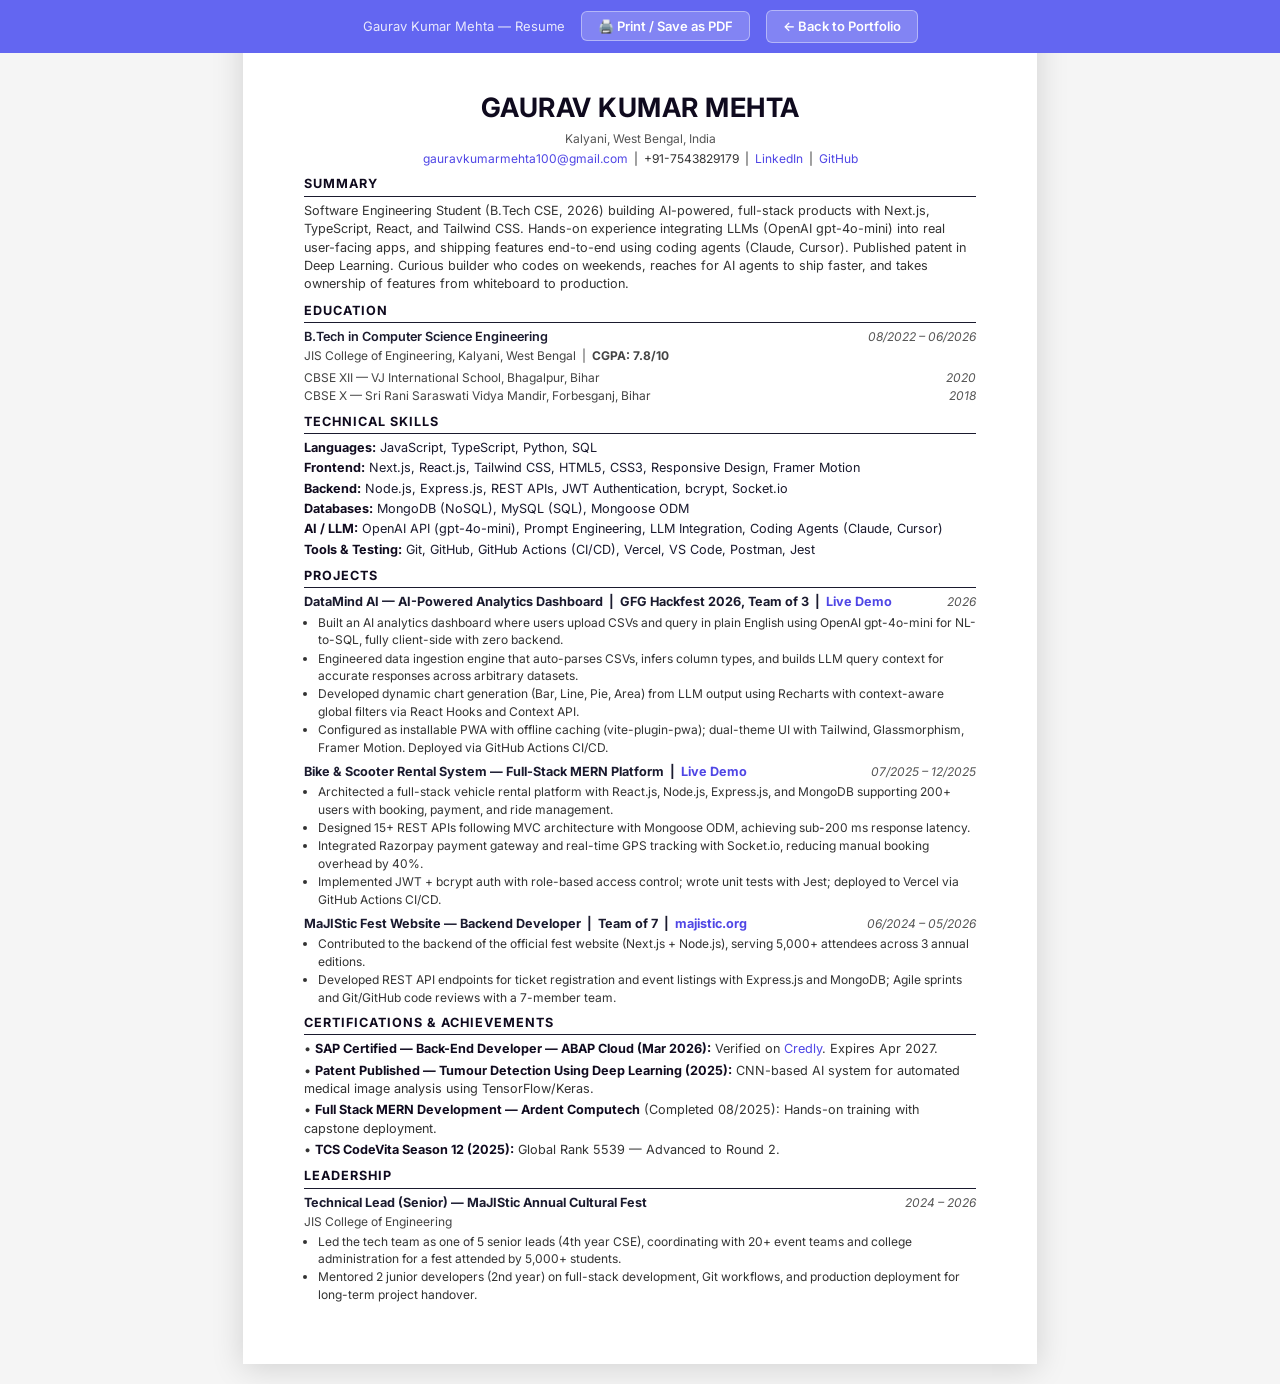
<file: assets/resume/resume.html>
<!DOCTYPE html>
<html lang="en">
<head>
<meta charset="UTF-8">
<meta name="viewport" content="width=device-width, initial-scale=1.0">
<title>Gaurav Kumar Mehta - Resume</title>
<style>
  @import url('https://fonts.googleapis.com/css2?family=Inter:wght@300;400;500;600;700&display=swap');
  *, *::before, *::after { box-sizing: border-box; margin: 0; padding: 0; }

  body {
    font-family: 'Inter', Arial, sans-serif;
    font-size: 10pt;
    color: #1a1a2e;
    background: #f5f5f5;
    line-height: 1.45;
  }

  .page {
    width: 210mm;
    min-height: 297mm;
    margin: 20px auto;
    padding: 18mm 16mm 14mm 16mm;
    background: #fff;
    box-shadow: 0 4px 30px rgba(0,0,0,0.15);
  }

  /* Print toolbar */
  .toolbar {
    position: fixed;
    top: 0; left: 0; right: 0;
    background: #6366f1;
    color: #fff;
    display: flex;
    align-items: center;
    justify-content: center;
    gap: 16px;
    padding: 10px 20px;
    z-index: 999;
    font-family: 'Inter', sans-serif;
    font-size: 13px;
  }
  .toolbar span { opacity: 0.85; }
  .toolbar a, .toolbar button {
    background: rgba(255,255,255,0.2);
    color: #fff;
    border: 1px solid rgba(255,255,255,0.4);
    border-radius: 6px;
    padding: 6px 16px;
    text-decoration: none;
    font-size: 13px;
    font-family: 'Inter', sans-serif;
    cursor: pointer;
    transition: background 0.2s;
    font-weight: 600;
  }
  .toolbar a:hover, .toolbar button:hover { background: rgba(255,255,255,0.35); }

  @media print {
    .toolbar { display: none; }
    body { background: #fff; }
    .page { margin: 0; padding: 14mm 14mm 10mm 14mm; box-shadow: none; }
  }

  /* Header */
  .header { text-align: center; margin-bottom: 8px; }
  .header h1 { font-size: 20pt; font-weight: 700; letter-spacing: 0.5px; color: #0f0a1e; }
  .header .location { font-size: 9pt; color: #555; margin: 3px 0; }
  .header .contact-line { font-size: 9pt; color: #333; }
  .header .contact-line a { color: #4f46e5; text-decoration: none; }

  /* Sections */
  section { margin-bottom: 8px; }
  .section-title {
    font-size: 9.5pt;
    font-weight: 700;
    text-transform: uppercase;
    letter-spacing: 1px;
    border-bottom: 1.5px solid #1a1a2e;
    padding-bottom: 2px;
    margin-bottom: 5px;
    color: #0f0a1e;
  }

  /* Summary */
  .summary p { font-size: 9.5pt; color: #333; }

  /* Education */
  .edu-row { display: flex; justify-content: space-between; align-items: baseline; }
  .edu-row .title { font-weight: 600; font-size: 9.5pt; }
  .edu-row .date { font-size: 9pt; color: #555; font-style: italic; white-space: nowrap; margin-left: 8px; }
  .edu-sub { font-size: 9pt; color: #444; margin-top: 1px; }

  /* Skills */
  .skill-row { font-size: 9.5pt; margin-bottom: 2px; }
  .skill-row strong { color: #0f0a1e; }

  /* Projects */
  .project { margin-bottom: 7px; }
  .project-header { display: flex; justify-content: space-between; align-items: baseline; }
  .project-title { font-weight: 700; font-size: 9.5pt; }
  .project-date { font-size: 9pt; font-style: italic; color: #555; white-space: nowrap; margin-left: 8px; }
  .project-title a { color: #4f46e5; text-decoration: none; }
  ul { padding-left: 14px; margin-top: 2px; }
  ul li { font-size: 9pt; margin-bottom: 1px; color: #333; }

  /* Certifications */
  .cert-item { font-size: 9.5pt; margin-bottom: 3px; color: #333; }
  .cert-item strong { color: #0f0a1e; }

  /* Leadership */
  .lead-header { display: flex; justify-content: space-between; align-items: baseline; }
  .lead-title { font-weight: 700; font-size: 9.5pt; }
  .lead-date { font-size: 9pt; font-style: italic; color: #555; white-space: nowrap; margin-left: 8px; }
  .lead-org { font-size: 9pt; color: #444; margin-top: 1px; margin-bottom: 2px; }
  .edu-row-gap { margin-top: 3px; }
  .credly-link { color: #4f46e5; text-decoration: none; }
  .credly-link:hover { text-decoration: underline; }
</style>
</head>
<body>

<div class="toolbar">
  <span>Gaurav Kumar Mehta — Resume</span>
  <button onclick="window.print()">🖨️ Print / Save as PDF</button>
  <a href="../../index.html">← Back to Portfolio</a>
</div>

<div class="page">

  <!-- HEADER -->
  <div class="header">
    <h1>GAURAV KUMAR MEHTA</h1>
    <div class="location">Kalyani, West Bengal, India</div>
    <div class="contact-line">
      <a href="mailto:gauravkumarmehta100@gmail.com">gauravkumarmehta100@gmail.com</a>
      &nbsp;|&nbsp; +91-7543829179
      &nbsp;|&nbsp; <a href="https://www.linkedin.com/in/gauravkumarmehta" target="_blank" rel="noopener noreferrer">LinkedIn</a>
      &nbsp;|&nbsp; <a href="https://github.com/gaurav620" target="_blank" rel="noopener noreferrer">GitHub</a>
    </div>
  </div>

  <!-- SUMMARY -->
  <section class="summary">
    <div class="section-title">Summary</div>
    <p>Software Engineering Student (B.Tech CSE, 2026) building AI-powered, full-stack products with Next.js, TypeScript, React, and Tailwind CSS. Hands-on experience integrating LLMs (OpenAI gpt-4o-mini) into real user-facing apps, and shipping features end-to-end using coding agents (Claude, Cursor). Published patent in Deep Learning. Curious builder who codes on weekends, reaches for AI agents to ship faster, and takes ownership of features from whiteboard to production.</p>
  </section>

  <!-- EDUCATION -->
  <section>
    <div class="section-title">Education</div>
    <div class="edu-row">
      <span class="title">B.Tech in Computer Science Engineering</span>
      <span class="date">08/2022 – 06/2026</span>
    </div>
    <div class="edu-sub">JIS College of Engineering, Kalyani, West Bengal &nbsp;|&nbsp; <strong>CGPA: 7.8/10</strong></div>
    <div class="edu-row edu-row-gap">
      <span class="edu-sub">CBSE XII — VJ International School, Bhagalpur, Bihar</span>
      <span class="date">2020</span>
    </div>
    <div class="edu-row">
      <span class="edu-sub">CBSE X — Sri Rani Saraswati Vidya Mandir, Forbesganj, Bihar</span>
      <span class="date">2018</span>
    </div>
  </section>

  <!-- TECHNICAL SKILLS -->
  <section>
    <div class="section-title">Technical Skills</div>
    <div class="skill-row"><strong>Languages:</strong> JavaScript, TypeScript, Python, SQL</div>
    <div class="skill-row"><strong>Frontend:</strong> Next.js, React.js, Tailwind CSS, HTML5, CSS3, Responsive Design, Framer Motion</div>
    <div class="skill-row"><strong>Backend:</strong> Node.js, Express.js, REST APIs, JWT Authentication, bcrypt, Socket.io</div>
    <div class="skill-row"><strong>Databases:</strong> MongoDB (NoSQL), MySQL (SQL), Mongoose ODM</div>
    <div class="skill-row"><strong>AI / LLM:</strong> OpenAI API (gpt-4o-mini), Prompt Engineering, LLM Integration, Coding Agents (Claude, Cursor)</div>
    <div class="skill-row"><strong>Tools &amp; Testing:</strong> Git, GitHub, GitHub Actions (CI/CD), Vercel, VS Code, Postman, Jest</div>
  </section>

  <!-- PROJECTS -->
  <section>
    <div class="section-title">Projects</div>

    <div class="project">
      <div class="project-header">
        <span class="project-title">DataMind AI — AI-Powered Analytics Dashboard &nbsp;|&nbsp; GFG Hackfest 2026, Team of 3 &nbsp;|&nbsp; <a href="https://data-mind-ai-dash.vercel.app/" target="_blank" rel="noopener noreferrer">Live Demo</a></span>
        <span class="project-date">2026</span>
      </div>
      <ul>
        <li>Built an AI analytics dashboard where users upload CSVs and query in plain English using OpenAI gpt-4o-mini for NL-to-SQL, fully client-side with zero backend.</li>
        <li>Engineered data ingestion engine that auto-parses CSVs, infers column types, and builds LLM query context for accurate responses across arbitrary datasets.</li>
        <li>Developed dynamic chart generation (Bar, Line, Pie, Area) from LLM output using Recharts with context-aware global filters via React Hooks and Context API.</li>
        <li>Configured as installable PWA with offline caching (vite-plugin-pwa); dual-theme UI with Tailwind, Glassmorphism, Framer Motion. Deployed via GitHub Actions CI/CD.</li>
      </ul>
    </div>

    <div class="project">
      <div class="project-header">
        <span class="project-title">Bike &amp; Scooter Rental System — Full-Stack MERN Platform &nbsp;|&nbsp; <a href="https://bike-scooter-rental-system.vercel.app/" target="_blank" rel="noopener noreferrer">Live Demo</a></span>
        <span class="project-date">07/2025 – 12/2025</span>
      </div>
      <ul>
        <li>Architected a full-stack vehicle rental platform with React.js, Node.js, Express.js, and MongoDB supporting 200+ users with booking, payment, and ride management.</li>
        <li>Designed 15+ REST APIs following MVC architecture with Mongoose ODM, achieving sub-200 ms response latency.</li>
        <li>Integrated Razorpay payment gateway and real-time GPS tracking with Socket.io, reducing manual booking overhead by 40%.</li>
        <li>Implemented JWT + bcrypt auth with role-based access control; wrote unit tests with Jest; deployed to Vercel via GitHub Actions CI/CD.</li>
      </ul>
    </div>

    <div class="project">
      <div class="project-header">
        <span class="project-title">MaJIStic Fest Website — Backend Developer &nbsp;|&nbsp; Team of 7 &nbsp;|&nbsp; <a href="https://majistic.org/" target="_blank" rel="noopener noreferrer">majistic.org</a></span>
        <span class="project-date">06/2024 – 05/2026</span>
      </div>
      <ul>
        <li>Contributed to the backend of the official fest website (Next.js + Node.js), serving 5,000+ attendees across 3 annual editions.</li>
        <li>Developed REST API endpoints for ticket registration and event listings with Express.js and MongoDB; Agile sprints and Git/GitHub code reviews with a 7-member team.</li>
      </ul>
    </div>
  </section>

  <!-- CERTIFICATIONS -->
  <section>
    <div class="section-title">Certifications &amp; Achievements</div>
    <div class="cert-item cert-credly">• <strong>SAP Certified — Back-End Developer — ABAP Cloud (Mar 2026):</strong> Verified on <a href="https://www.credly.com/earner/earned/badge/c3585417-4a1d-40d7-a075-bceb52044acc" target="_blank" rel="noopener noreferrer" class="credly-link">Credly</a>. Expires Apr 2027.</div>
    <div class="cert-item">• <strong>Patent Published — Tumour Detection Using Deep Learning (2025):</strong> CNN-based AI system for automated medical image analysis using TensorFlow/Keras.</div>
    <div class="cert-item">• <strong>Full Stack MERN Development — Ardent Computech</strong> (Completed 08/2025): Hands-on training with capstone deployment.</div>
    <div class="cert-item">• <strong>TCS CodeVita Season 12 (2025):</strong> Global Rank 5539 — Advanced to Round 2.</div>
  </section>

  <!-- LEADERSHIP -->
  <section>
    <div class="section-title">Leadership</div>
    <div class="lead-header">
      <span class="lead-title">Technical Lead (Senior) — MaJIStic Annual Cultural Fest</span>
      <span class="lead-date">2024 – 2026</span>
    </div>
    <div class="lead-org">JIS College of Engineering</div>
    <ul>
      <li>Led the tech team as one of 5 senior leads (4th year CSE), coordinating with 20+ event teams and college administration for a fest attended by 5,000+ students.</li>
      <li>Mentored 2 junior developers (2nd year) on full-stack development, Git workflows, and production deployment for long-term project handover.</li>
    </ul>
  </section>

</div>
</body>
</html>
</file>
<file: styles.css>
/* ========================================
   CSS Variables & Reset
   ======================================== */
:root {
    /* Colors - 2026 Ultra-Modern Gradient Palette */
    --primary-gradient: linear-gradient(135deg, #6366f1 0%, #8b5cf6 50%, #d946ef 100%);
    --secondary-gradient: linear-gradient(135deg, #06b6d4 0%, #3b82f6 50%, #8b5cf6 100%);
    --accent-gradient: linear-gradient(135deg, #f59e0b 0%, #f97316 50%, #ef4444 100%);
    --dark-gradient: linear-gradient(180deg, #030014 0%, #0f0524 50%, #1a0b2e 100%);
    --glow-gradient: linear-gradient(135deg, #6366f1 0%, #06b6d4 50%, #8b5cf6 100%);
    
    --bg-primary: #030014;
    --bg-secondary: #0a0518;
    --bg-card: rgba(255, 255, 255, 0.03);
    --bg-glass: rgba(255, 255, 255, 0.05);
    
    --text-primary: #ffffff;
    --text-secondary: #a1a1aa;
    --text-muted: #71717a;
    --text-accent: #c4b5fd;
    
    --accent-indigo: #6366f1;
    --accent-violet: #8b5cf6;
    --accent-fuchsia: #d946ef;
    --accent-cyan: #06b6d4;
    --accent-blue: #3b82f6;
    --accent-orange: #f97316;
    --accent-amber: #f59e0b;
    
    /* 2026 Design System */
    --border-glow: rgba(99, 102, 241, 0.3);
    --shadow-glow: 0 0 40px rgba(99, 102, 241, 0.15);
    --shadow-card: 0 8px 32px rgba(0, 0, 0, 0.4);
    
    /* Spacing Scale */
    --space-1: 0.25rem;
    --space-2: 0.5rem;
    --space-3: 0.75rem;
    --space-4: 1rem;
    --space-6: 1.5rem;
    --space-8: 2rem;
    --space-12: 3rem;
    --space-16: 4rem;
    --space-24: 6rem;
    
    /* Typography 2026 */
    --font-primary: 'Inter', system-ui, -apple-system, sans-serif;
    --font-heading: 'Outfit', 'Inter', system-ui, sans-serif;
    
    /* 2026 Radius Scale */
    --radius-sm: 8px;
    --radius-md: 16px;
    --radius-lg: 24px;
    --radius-xl: 32px;
    --radius-full: 9999px;
    
    /* Smooth Transitions */
    --transition-fast: 150ms cubic-bezier(0.4, 0, 0.2, 1);
    --transition-base: 250ms cubic-bezier(0.4, 0, 0.2, 1);
    --transition-slow: 350ms cubic-bezier(0.4, 0, 0.2, 1);
    --transition-bounce: 500ms cubic-bezier(0.34, 1.56, 0.64, 1);
    
    /* Legacy compatibility */
    --accent-purple: var(--accent-violet);
    --accent-pink: var(--accent-fuchsia);
    --spacing-xs: var(--space-2);
    --spacing-sm: var(--space-4);
    --spacing-md: var(--space-8);
    --spacing-lg: var(--space-16);
    --spacing-xl: var(--space-24);
    
    /* Spacing */
    --spacing-xs: 0.5rem;
    --spacing-sm: 1rem;
    --spacing-md: 2rem;
    --spacing-lg: 4rem;
    --spacing-xl: 6rem;
    
    /* Typography */
    --font-primary: 'Inter', sans-serif;
    --font-heading: 'Outfit', sans-serif;
    
    /* Border Radius */
    --radius-sm: 8px;
    --radius-md: 16px;
    --radius-lg: 24px;
    --radius-round: 50%;
    
    /* Transitions */
    --transition-fast: 0.2s ease;
    --transition-normal: 0.3s ease;
    --transition-slow: 0.5s ease;
    
    /* Shadows */
    --shadow-sm: 0 2px 10px rgba(0, 0, 0, 0.1);
    --shadow-md: 0 8px 30px rgba(0, 0, 0, 0.2);
    --shadow-lg: 0 20px 60px rgba(0, 0, 0, 0.3);
    --shadow-glow: 0 0 30px rgba(102, 126, 234, 0.3);
}

/* ========================================
   Light Mode Theme
   ======================================== */
body.light-mode {
    --bg-primary: #f0f4ff;
    --bg-secondary: #e8eeff;
    --bg-card: rgba(255, 255, 255, 0.8);
    --bg-glass: rgba(255, 255, 255, 0.7);
    --text-primary: #0f0a1e;
    --text-secondary: #4a4a6a;
    --text-muted: #6b6b8a;
    --text-accent: #6366f1;
    --border-glow: rgba(99, 102, 241, 0.2);
    --shadow-card: 0 8px 32px rgba(99, 102, 241, 0.12);
    --shadow-glow: 0 0 30px rgba(99, 102, 241, 0.1);
    --dark-gradient: linear-gradient(180deg, #f0f4ff 0%, #e8eeff 50%, #dde5ff 100%);
}

body.light-mode canvas#particles {
    opacity: 0.3;
}

body.light-mode .mesh-gradient {
    opacity: 0.15;
}

body.light-mode .navbar {
    background: rgba(240, 244, 255, 0.92);
    border-bottom: 1px solid rgba(99, 102, 241, 0.12);
}

body.light-mode .glass-card {
    background: rgba(255, 255, 255, 0.75);
    border: 1px solid rgba(99, 102, 241, 0.15);
    box-shadow: 0 4px 24px rgba(99, 102, 241, 0.1);
}

body.light-mode .skill-category {
    background: rgba(255, 255, 255, 0.75);
    border: 1px solid rgba(99, 102, 241, 0.15);
}

body.light-mode .project-card {
    background: rgba(255, 255, 255, 0.75);
    border: 1px solid rgba(99, 102, 241, 0.15);
}

body.light-mode .section-badge {
    background: rgba(99, 102, 241, 0.1);
    color: var(--accent-indigo);
    border-color: rgba(99, 102, 241, 0.2);
}

body.light-mode .nav-link {
    color: var(--text-secondary);
}

body.light-mode .nav-link:hover,
body.light-mode .nav-link.active {
    color: var(--accent-indigo);
}

body.light-mode .footer {
    background: rgba(232, 238, 255, 0.9);
    border-top: 1px solid rgba(99, 102, 241, 0.12);
}

/* Theme Toggle Button */
.theme-toggle {
    background: var(--bg-glass);
    border: 1px solid rgba(255, 255, 255, 0.15);
    color: var(--text-primary);
    width: 42px;
    height: 42px;
    border-radius: var(--radius-full);
    cursor: pointer;
    display: flex;
    align-items: center;
    justify-content: center;
    font-size: 1rem;
    transition: var(--transition-normal);
    -webkit-backdrop-filter: blur(10px);
    backdrop-filter: blur(10px);
    flex-shrink: 0;
}

.theme-toggle:hover {
    background: var(--primary-gradient);
    border-color: transparent;
    transform: rotate(20deg) scale(1.1);
    box-shadow: 0 0 20px rgba(99, 102, 241, 0.4);
}

body.light-mode .theme-toggle {
    background: rgba(99, 102, 241, 0.1);
    border-color: rgba(99, 102, 241, 0.2);
    color: var(--accent-indigo);
}

* {
    margin: 0;
    padding: 0;
    box-sizing: border-box;
}

html {
    scroll-behavior: smooth;
}

body {
    font-family: var(--font-primary);
    background: var(--bg-primary);
    color: var(--text-primary);
    line-height: 1.6;
    overflow-x: hidden;
}

/* ========================================
   2026 Particle Background with Mesh Gradient
   ======================================== */
#particles {
    position: fixed;
    top: 0;
    left: 0;
    width: 100%;
    height: 100%;
    z-index: -1;
    background: var(--dark-gradient);
}

.mesh-gradient {
    position: fixed;
    top: 0;
    left: 0;
    width: 100%;
    height: 100%;
    z-index: -2;
    background: 
        radial-gradient(ellipse at 20% 20%, rgba(99, 102, 241, 0.15) 0%, transparent 50%),
        radial-gradient(ellipse at 80% 80%, rgba(139, 92, 246, 0.1) 0%, transparent 50%),
        radial-gradient(ellipse at 50% 50%, rgba(217, 70, 239, 0.05) 0%, transparent 60%);
    pointer-events: none;
}

/* ========================================
   Scroll Progress Indicator
   ======================================== */
.scroll-progress {
    position: fixed;
    top: 0;
    left: 0;
    width: 0%;
    height: 4px;
    background: var(--primary-gradient);
    z-index: 9999;
    transition: width 0.1s linear;
}

/* ========================================
   Navigation
   ======================================== */
.navbar {
    position: fixed;
    top: 0;
    width: 100%;
    background: rgba(10, 10, 15, 0.8);
    -webkit-backdrop-filter: blur(20px);
    backdrop-filter: blur(20px);
    border-bottom: 1px solid rgba(255, 255, 255, 0.1);
    z-index: 1000;
    transition: var(--transition-normal);
}

.navbar.scrolled {
    background: rgba(10, 10, 15, 0.95);
    box-shadow: var(--shadow-card);
}

.nav-container {
    max-width: 1200px;
    margin: 0 auto;
    padding: 1rem 2rem;
    display: flex;
    justify-content: space-between;
    align-items: center;
}

.nav-logo .logo-text {
    font-family: var(--font-heading);
    font-size: 1.5rem;
    font-weight: 800;
    background: var(--primary-gradient);
    -webkit-background-clip: text;
    -webkit-text-fill-color: transparent;
    background-clip: text;
}

.nav-menu {
    display: flex;
    list-style: none;
    gap: 2rem;
}

.nav-link {
    color: var(--text-secondary);
    text-decoration: none;
    font-weight: 500;
    transition: var(--transition-fast);
    position: relative;
}

.nav-link::after {
    content: '';
    position: absolute;
    bottom: -5px;
    left: 0;
    width: 0;
    height: 2px;
    background: var(--primary-gradient);
    transition: var(--transition-normal);
}

.nav-link:hover,
.nav-link.active {
    color: var(--text-primary);
}

.nav-link:hover::after,
.nav-link.active::after {
    width: 100%;
}

.hamburger {
    display: none;
    flex-direction: column;
    gap: 4px;
    cursor: pointer;
}

.hamburger span {
    width: 25px;
    height: 3px;
    background: var(--text-primary);
    transition: var(--transition-fast);
}

/* ========================================
   Utility Classes
   ======================================== */
.container {
    max-width: 1200px;
    margin: 0 auto;
    padding: 0 2rem;
}

.section-title {
    font-family: var(--font-heading);
    font-size: 3rem;
    font-weight: 700;
    text-align: center;
    margin-bottom: var(--spacing-lg);
}

.section-title .emoji {
    font-size: 3.5rem;
    margin-right: 1rem;
}

.gradient-text {
    background: var(--primary-gradient);
    -webkit-background-clip: text;
    -webkit-text-fill-color: transparent;
    background-clip: text;
}

.gradient-text-animated {
    background: linear-gradient(90deg, #6366f1, #8b5cf6, #d946ef, #06b6d4, #6366f1);
    background-size: 200% auto;
    -webkit-background-clip: text;
    -webkit-text-fill-color: transparent;
    background-clip: text;
    animation: gradientShift 4s linear infinite;
}

@keyframes gradientShift {
    0% { background-position: 0% center; }
    100% { background-position: 200% center; }
}

.glass-card {
    background: var(--bg-glass);
    -webkit-backdrop-filter: blur(24px) saturate(180%);
    backdrop-filter: blur(24px) saturate(180%);
    border: 1px solid rgba(255, 255, 255, 0.08);
    border-radius: var(--radius-lg);
    padding: 2rem;
    transition: var(--transition-slow);
    position: relative;
    overflow: hidden;
}

.glass-card::before {
    content: '';
    position: absolute;
    inset: 0;
    background: linear-gradient(135deg, rgba(99, 102, 241, 0.1) 0%, transparent 50%);
    opacity: 0;
    transition: var(--transition-slow);
}

.glass-card:hover {
    background: rgba(255, 255, 255, 0.06);
    border-color: var(--border-glow);
    transform: translateY(-8px) scale(1.01);
    box-shadow: var(--shadow-glow), var(--shadow-card);
}

.glass-card:hover::before {
    opacity: 1;
}

/* 2026 Card Glow Effect */
.card-glow {
    position: relative;
}

.card-glow::after {
    content: '';
    position: absolute;
    inset: -1px;
    background: var(--glow-gradient);
    border-radius: calc(var(--radius-lg) + 1px);
    z-index: -1;
    opacity: 0;
    filter: blur(12px);
    transition: var(--transition-slow);
}

.card-glow:hover::after {
    opacity: 0.5;
}

/* ========================================
   Buttons
   ======================================== */
.btn {
    display: inline-flex;
    align-items: center;
    gap: 0.75rem;
    padding: 0.875rem 2rem;
    border: none;
    border-radius: var(--radius-full);
    font-family: var(--font-primary);
    font-size: 0.9375rem;
    font-weight: 600;
    text-decoration: none;
    cursor: pointer;
    transition: var(--transition-base);
    position: relative;
    overflow: hidden;
    white-space: nowrap;
}

.btn::before {
    content: '';
    position: absolute;
    inset: 0;
    background: linear-gradient(135deg, rgba(255,255,255,0.2) 0%, transparent 50%);
    opacity: 0;
    transition: var(--transition-fast);
}

.btn:hover::before {
    opacity: 1;
}

.btn-primary {
    background: var(--primary-gradient);
    color: var(--text-primary);
    box-shadow: 0 4px 20px rgba(99, 102, 241, 0.3);
}

.btn-primary:hover {
    transform: translateY(-3px) scale(1.02);
    box-shadow: 0 8px 30px rgba(99, 102, 241, 0.5);
}

.btn-secondary {
    background: transparent;
    color: var(--text-primary);
    border: 1.5px solid rgba(255, 255, 255, 0.2);
    -webkit-backdrop-filter: blur(10px);
    backdrop-filter: blur(10px);
}

.btn-secondary:hover {
    background: rgba(255, 255, 255, 0.05);
    border-color: rgba(255, 255, 255, 0.4);
    transform: translateY(-3px);
}

.btn-large {
    padding: 1.125rem 2.5rem;
    font-size: 1rem;
}

/* 2026 Magnetic Button Effect */
.btn-magnetic {
    transition: transform 0.3s cubic-bezier(0.34, 1.56, 0.64, 1);
}

/* Glow Button Variant */
.btn-glow {
    position: relative;
}

.btn-glow::after {
    content: '';
    position: absolute;
    inset: -2px;
    background: var(--glow-gradient);
    border-radius: var(--radius-full);
    z-index: -1;
    opacity: 0;
    filter: blur(15px);
    transition: var(--transition-slow);
}

.btn-glow:hover::after {
    opacity: 0.6;
}

/* ========================================
   Hero Section
   ======================================== */
.hero {
    min-height: 100vh;
    display: flex;
    flex-direction: column;
    justify-content: center;
    align-items: center;
    padding: var(--spacing-xl) 2rem;
    text-align: center;
    position: relative;
}

.hero-content {
    max-width: 900px;
    z-index: 1;
}

.hero-image-wrapper {
    position: relative;
    width: 200px;
    height: 200px;
    margin: 0 auto 2rem;
}

.hero-image-glow {
    position: absolute;
    top: -15px;
    left: -15px;
    right: -15px;
    bottom: -15px;
    background: var(--glow-gradient);
    border-radius: 50%;
    filter: blur(40px);
    opacity: 0.5;
    animation: pulse-glow 4s ease-in-out infinite;
}

@keyframes pulse-glow {
    0%, 100% {
        opacity: 0.4;
        transform: scale(1);
    }
    50% {
        opacity: 0.7;
        transform: scale(1.05);
    }
}

.hero-image {
    position: relative;
    width: 100%;
    height: 100%;
    object-fit: cover;
    border-radius: 50%;
    border: 4px solid rgba(255, 255, 255, 0.2);
    box-shadow: var(--shadow-lg);
}

.hero-name {
    font-family: var(--font-heading);
    font-size: 3.5rem;
    font-weight: 800;
    margin-bottom: 1rem;
    line-height: 1.2;
}

.hero-tagline {
    font-size: 1.5rem;
    color: var(--text-secondary);
    margin-bottom: 1.5rem;
    min-height: 2.5rem;
}

.cursor {
    color: var(--accent-purple);
    animation: blink 1s infinite;
}

.hero-description {
    font-size: 1.125rem;
    color: var(--text-secondary);
    margin-bottom: 2rem;
    max-width: 700px;
    margin-left: auto;
    margin-right: auto;
}

.hero-cta {
    display: flex;
    gap: 1rem;
    justify-content: center;
    flex-wrap: wrap;
    margin-bottom: 2rem;
}

.social-links {
    display: flex;
    gap: 1rem;
    justify-content: center;
}

.social-icon {
    display: flex;
    align-items: center;
    justify-content: center;
    width: 50px;
    height: 50px;
    border-radius: 50%;
    background: rgba(255, 255, 255, 0.05);
    color: var(--text-primary);
    font-size: 1.25rem;
    text-decoration: none;
    transition: var(--transition-normal);
    border: 1px solid rgba(255, 255, 255, 0.1);
}

.social-icon:hover {
    background: var(--primary-gradient);
    transform: translateY(-5px);
    box-shadow: var(--shadow-glow);
}

.scroll-indicator {
    position: absolute;
    bottom: 2rem;
    left: 50%;
    transform: translateX(-50%);
}

.mouse {
    width: 28px;
    height: 45px;
    border: 2px solid rgba(255, 255, 255, 0.3);
    border-radius: 15px;
    position: relative;
}

.mouse::before {
    content: '';
    position: absolute;
    top: 8px;
    left: 50%;
    transform: translateX(-50%);
    width: 4px;
    height: 8px;
    background: var(--accent-purple);
    border-radius: 2px;
    animation: scroll 2s infinite;
}

/* ========================================
   About Section
   ======================================== */
.about {
    padding: var(--spacing-xl) 0;
}

.about-content {
    display: grid;
    grid-template-columns: 1fr 2fr;
    gap: 3rem;
    align-items: center;
}

.about-image-wrapper {
    position: relative;
    border-radius: var(--radius-lg);
    overflow: hidden;
    box-shadow: var(--shadow-lg);
}

.about-image-wrapper::before {
    content: '';
    position: absolute;
    top: -2px;
    left: -2px;
    right: -2px;
    bottom: -2px;
    background: var(--primary-gradient);
    z-index: -1;
    border-radius: var(--radius-lg);
}

.about-image-wrapper img {
    width: 100%;
    height: auto;
    display: block;
    border-radius: var(--radius-lg);
}

.about-text h3 {
    font-family: var(--font-heading);
    font-size: 2rem;
    margin-bottom: 1rem;
    background: var(--primary-gradient);
    -webkit-background-clip: text;
    -webkit-text-fill-color: transparent;
    background-clip: text;
}

.about-text p {
    color: var(--text-secondary);
    margin-bottom: 1rem;
    font-size: 1.0625rem;
}

.about-highlights {
    display: grid;
    grid-template-columns: repeat(2, 1fr);
    gap: 1rem;
    margin-top: 2rem;
}

.highlight-item {
    display: flex;
    align-items: center;
    gap: 0.75rem;
    padding: 1rem;
    background: rgba(255, 255, 255, 0.03);
    border-radius: var(--radius-sm);
    border: 1px solid rgba(255, 255, 255, 0.05);
}

.highlight-item i {
    color: var(--accent-purple);
    font-size: 1.25rem;
}

/* ========================================
   Experience Section
   ======================================== */
.experience {
    padding: var(--spacing-xl) 0;
    background: rgba(255, 255, 255, 0.02);
}

.timeline {
    position: relative;
    max-width: 900px;
    margin: 0 auto;
}

.timeline::before {
    content: '';
    position: absolute;
    left: 50%;
    top: 0;
    bottom: 0;
    width: 2px;
    background: linear-gradient(to bottom, 
        var(--accent-purple) 0%, 
        var(--accent-pink) 50%, 
        var(--accent-blue) 100%);
    transform: translateX(-50%);
}

.timeline-item {
    position: relative;
    margin-bottom: 3rem;
    display: flex;
    justify-content: center;
}

.timeline-dot {
    position: absolute;
    left: 50%;
    top: 2rem;
    width: 16px;
    height: 16px;
    background: var(--primary-gradient);
    border-radius: 50%;
    transform: translateX(-50%);
    box-shadow: 0 0 0 4px var(--bg-primary), 0 0 20px rgba(102, 126, 234, 0.5);
    z-index: 2;
}

.achievement-dot {
    background: var(--secondary-gradient);
}

.timeline-card {
    width: calc(50% - 2rem);
    margin-left: auto;
}

.timeline-item:nth-child(even) .timeline-card {
    margin-left: 0;
    margin-right: auto;
}

.timeline-header {
    display: flex;
    justify-content: space-between;
    align-items: flex-start;
    margin-bottom: 1rem;
}

.timeline-header h3 {
    font-family: var(--font-heading);
    font-size: 1.5rem;
    color: var(--text-primary);
    display: flex;
    align-items: center;
    gap: 0.5rem;
}

.timeline-header i {
    color: var(--accent-purple);
}

.timeline-date {
    background: var(--primary-gradient);
    -webkit-background-clip: text;
    -webkit-text-fill-color: transparent;
    background-clip: text;
    font-weight: 600;
    white-space: nowrap;
}

.timeline-tech {
    display: flex;
    flex-wrap: wrap;
    gap: 0.5rem;
    margin-bottom: 1rem;
}

.tech-tag {
    padding: 0.375rem 1rem;
    background: rgba(99, 102, 241, 0.12);
    color: var(--text-accent);
    border-radius: var(--radius-full);
    font-size: 0.8125rem;
    font-weight: 500;
    border: 1px solid rgba(99, 102, 241, 0.25);
    transition: var(--transition-fast);
}

.tech-tag:hover {
    background: rgba(99, 102, 241, 0.2);
    border-color: rgba(99, 102, 241, 0.4);
    transform: translateY(-1px);
}

/* 2026 Skill Tags */
.skill-tag-modern {
    padding: 0.5rem 1.25rem;
    background: linear-gradient(135deg, rgba(99, 102, 241, 0.15) 0%, rgba(139, 92, 246, 0.1) 100%);
    color: var(--text-primary);
    border-radius: var(--radius-full);
    font-size: 0.875rem;
    font-weight: 500;
    border: 1px solid rgba(99, 102, 241, 0.2);
    transition: var(--transition-base);
    display: inline-flex;
    align-items: center;
    gap: 0.5rem;
}

.skill-tag-modern:hover {
    background: linear-gradient(135deg, rgba(99, 102, 241, 0.25) 0%, rgba(139, 92, 246, 0.2) 100%);
    border-color: rgba(99, 102, 241, 0.4);
    transform: translateY(-2px);
    box-shadow: 0 4px 15px rgba(99, 102, 241, 0.2);
}

.timeline-description {
    color: var(--text-secondary);
    margin-bottom: 1rem;
}

.timeline-achievements {
    list-style: none;
    color: var(--text-secondary);
}

.timeline-achievements li {
    padding-left: 1.5rem;
    position: relative;
    margin-bottom: 0.5rem;
}

.timeline-achievements li::before {
    content: '▹';
    position: absolute;
    left: 0;
    color: var(--accent-purple);
    font-size: 1.25rem;
}

.achievement-card {
    border: 2px solid;
    border-image: var(--secondary-gradient);
    border-image-slice: 1;
}

/* ========================================
   Skills Section
   ======================================== */
.skills {
    padding: var(--spacing-xl) 0;
}

.skills-grid {
    display: grid;
    grid-template-columns: repeat(auto-fit, minmax(300px, 1fr));
    gap: 2rem;
}

.skill-category {
    background: rgba(255, 255, 255, 0.03);
    padding: 2rem;
    border-radius: var(--radius-md);
    border: 1px solid rgba(255, 255, 255, 0.05);
    transition: var(--transition-normal);
}

.skill-category:hover {
    background: rgba(255, 255, 255, 0.05);
    border-color: rgba(255, 255, 255, 0.1);
    transform: translateY(-5px);
}

.skill-category h3 {
    font-family: var(--font-heading);
    font-size: 1.5rem;
    margin-bottom: 1.5rem;
    display: flex;
    align-items: center;
    gap: 0.75rem;
}

.skill-category h3 i {
    color: var(--accent-purple);
}

.skill-bars {
    display: flex;
    flex-direction: column;
    gap: 1.5rem;
}

.skill-bar {
    display: flex;
    flex-direction: column;
    gap: 0.5rem;
}

.skill-info {
    display: flex;
    justify-content: space-between;
    font-weight: 600;
}

.skill-progress {
    height: 8px;
    background: rgba(255, 255, 255, 0.1);
    border-radius: 10px;
    overflow: hidden;
}

.skill-progress-fill {
    height: 100%;
    background: var(--primary-gradient);
    border-radius: 10px;
    width: 0;
    transition: width 1s ease;
}

.skill-tags {
    display: flex;
    flex-wrap: wrap;
    gap: 0.75rem;
}

.skill-tag {
    padding: 0.5rem 1rem;
    background: rgba(102, 126, 234, 0.15);
    color: var(--text-primary);
    border-radius: 20px;
    font-weight: 500;
    border: 1px solid rgba(102, 126, 234, 0.3);
    transition: var(--transition-fast);
}

.skill-tag:hover {
    background: var(--primary-gradient);
    transform: translateY(-2px);
    box-shadow: 0 5px 15px rgba(99, 102, 241, 0.3);
}

/* 2026 Project Cards */
.project-card {
    background: var(--bg-glass);
    -webkit-backdrop-filter: blur(24px) saturate(180%);
    backdrop-filter: blur(24px) saturate(180%);
    border: 1px solid rgba(255, 255, 255, 0.08);
    border-radius: var(--radius-xl);
    overflow: hidden;
    transition: var(--transition-slow);
    position: relative;
}

.project-card::before {
    content: '';
    position: absolute;
    inset: 0;
    background: linear-gradient(180deg, transparent 0%, rgba(99, 102, 241, 0.05) 100%);
    opacity: 0;
    transition: var(--transition-slow);
}

.project-card:hover {
    transform: translateY(-12px) scale(1.02);
    border-color: var(--border-glow);
    box-shadow: var(--shadow-glow), var(--shadow-card);
}

.project-card:hover::before {
    opacity: 1;
}

.project-card-image {
    width: 100%;
    height: 200px;
    background: linear-gradient(135deg, rgba(99, 102, 241, 0.2) 0%, rgba(139, 92, 246, 0.1) 100%);
    display: flex;
    align-items: center;
    justify-content: center;
    font-size: 3rem;
    color: var(--text-accent);
}

.project-card-content {
    padding: 1.5rem;
}

.project-card-header {
    display: flex;
    justify-content: space-between;
    align-items: flex-start;
    margin-bottom: 0.75rem;
}

.project-card-title {
    font-family: var(--font-heading);
    font-size: 1.25rem;
    font-weight: 600;
    color: var(--text-primary);
}

.project-card-badge {
    padding: 0.25rem 0.75rem;
    background: var(--accent-gradient);
    color: white;
    border-radius: var(--radius-full);
    font-size: 0.75rem;
    font-weight: 600;
}

.project-card-description {
    color: var(--text-secondary);
    font-size: 0.9375rem;
    line-height: 1.6;
    margin-bottom: 1rem;
}

.project-card-tech {
    display: flex;
    flex-wrap: wrap;
    gap: 0.5rem;
    margin-bottom: 1rem;
}

.project-card-links {
    display: flex;
    gap: 0.75rem;
}

.project-card-links a {
    display: inline-flex;
    align-items: center;
    gap: 0.5rem;
    padding: 0.5rem 1rem;
    border-radius: var(--radius-full);
    font-size: 0.875rem;
    font-weight: 500;
    text-decoration: none;
    transition: var(--transition-fast);
}

.project-link-demo {
    background: var(--primary-gradient);
    color: white;
}

.project-link-demo:hover {
    box-shadow: 0 4px 15px rgba(99, 102, 241, 0.4);
}

.project-link-github {
    background: rgba(255, 255, 255, 0.05);
    color: var(--text-primary);
    border: 1px solid rgba(255, 255, 255, 0.1);
}

.project-link-github:hover {
    background: rgba(255, 255, 255, 0.1);
    border-color: rgba(255, 255, 255, 0.2);
}

.project-link-unavailable {
    display: inline-flex;
    align-items: center;
    gap: 0.5rem;
    padding: 0.5rem 1rem;
    border-radius: var(--radius-full);
    font-size: 0.875rem;
    font-weight: 500;
    color: rgba(255, 255, 255, 0.55);
    border: 1px dashed rgba(255, 255, 255, 0.15);
    background: rgba(255, 255, 255, 0.03);
    cursor: not-allowed;
    user-select: none;
}

/* Projects Grid Layout */
.projects-grid {
    display: grid;
    grid-template-columns: repeat(auto-fit, minmax(350px, 1fr));
    gap: 2rem;
}

.projects-intro {
    text-align: center;
    margin-bottom: 3rem;
}

/* ========================================
   Education Section
   ======================================== */
.education {
    padding: var(--spacing-xl) 0;
    background: rgba(255, 255, 255, 0.02);
}

.education-grid {
    display: grid;
    grid-template-columns: repeat(auto-fit, minmax(320px, 1fr));
    gap: 2rem;
    margin-bottom: var(--spacing-lg);
}

.education-card {
    display: flex;
    gap: 1.5rem;
}

.education-icon {
    width: 60px;
    height: 60px;
    display: flex;
    align-items: center;
    justify-content: center;
    background: var(--primary-gradient);
    border-radius: var(--radius-sm);
    flex-shrink: 0;
}

.education-icon i {
    font-size: 1.75rem;
    color: white;
}

.education-content h3 {
    font-family: var(--font-heading);
    font-size: 1.25rem;
    margin-bottom: 0.5rem;
    color: var(--text-primary);
}

.education-content h4 {
    color: var(--accent-purple);
    font-size: 1.125rem;
    margin-bottom: 0.25rem;
}

.education-location,
.education-duration {
    color: var(--text-secondary);
    font-size: 0.9375rem;
}

.education-grade {
    color: var(--text-secondary);
    margin-top: 0.5rem;
}

.education-grade strong {
    color: var(--accent-purple);
    font-size: 1.125rem;
}

.subsection-title {
    font-family: var(--font-heading);
    font-size: 2rem;
    text-align: center;
    margin: var(--spacing-lg) 0 var(--spacing-md);
    display: flex;
    align-items: center;
    justify-content: center;
    gap: 1rem;
}

.subsection-title i {
    color: var(--accent-purple);
}

.certifications-grid {
    display: grid;
    grid-template-columns: repeat(auto-fit, minmax(280px, 1fr));
    gap: 1.5rem;
}

.cert-card {
    display: flex;
    flex-direction: column;
    align-items: center;
    text-align: center;
    padding: 1.5rem;
}

.cert-badge {
    width: 70px;
    height: 70px;
    display: flex;
    align-items: center;
    justify-content: center;
    background: var(--primary-gradient);
    border-radius: 50%;
    margin-bottom: 1rem;
}

.cert-badge i {
    font-size: 2rem;
    color: white;
}

/* 2026 Section Styling */
.section-badge {
    display: inline-flex;
    align-items: center;
    gap: 0.5rem;
    padding: 0.5rem 1rem;
    background: rgba(99, 102, 241, 0.1);
    border: 1px solid rgba(99, 102, 241, 0.2);
    border-radius: var(--radius-full);
    font-size: 0.875rem;
    font-weight: 500;
    color: var(--text-accent);
    margin-bottom: 1rem;
}

.section-badge i {
    font-size: 0.75rem;
}

/* Status Indicator */
.status-indicator {
    display: inline-flex;
    align-items: center;
    gap: 0.5rem;
    font-size: 0.875rem;
    color: var(--text-secondary);
}

.status-dot {
    width: 8px;
    height: 8px;
    background: #22c55e;
    border-radius: 50%;
    animation: pulse-dot 2s ease-in-out infinite;
}

@keyframes pulse-dot {
    0%, 100% { opacity: 1; }
    50% { opacity: 0.5; }
}

/* 2026 Navigation Enhancements */
.nav-link {
    position: relative;
    padding: 0.5rem 0;
}

.nav-link::after {
    content: '';
    position: absolute;
    bottom: 0;
    left: 0;
    width: 0;
    height: 2px;
    background: var(--glow-gradient);
    transition: var(--transition-base);
}

.nav-link:hover::after,
.nav-link.active::after {
    width: 100%;
}

.cert-card h4 {
    font-family: var(--font-heading);
    color: var(--text-primary);
    font-size: 1rem;
    line-height: 1.4;
}

.cert-rank {
    margin-top: 0.5rem;
    font-size: 0.9rem;
    color: var(--text-secondary);
}

.cert-badge-sap {
    background: linear-gradient(135deg, #0070f3 0%, #00aaff 100%) !important;
}

.cert-verify-link {
    display: inline-flex;
    align-items: center;
    gap: 0.35rem;
    margin-top: 0.6rem;
    font-size: 0.8rem;
    font-weight: 600;
    color: var(--accent-cyan);
    text-decoration: none;
    transition: var(--transition-fast);
}

.cert-verify-link:hover {
    color: var(--accent-indigo);
    text-decoration: underline;
}

.leadership-org {
    color: var(--text-accent);
    margin-bottom: 0.75rem;
}

/* ========================================
   Contact Section
   ======================================== */
.contact {
    padding: var(--spacing-xl) 0;
}

.contact-description {
    text-align: center;
    color: var(--text-secondary);
    font-size: 1.125rem;
    max-width: 700px;
    margin: 0 auto 3rem;
}

.contact-grid {
    display: grid;
    grid-template-columns: repeat(auto-fit, minmax(250px, 1fr));
    gap: 1.5rem;
    margin-bottom: 3rem;
}

.contact-card {
    text-align: center;
    padding: 2rem 1.5rem;
}

.contact-icon {
    width: 60px;
    height: 60px;
    margin: 0 auto 1rem;
    display: flex;
    align-items: center;
    justify-content: center;
    background: var(--primary-gradient);
    border-radius: 50%;
}

.contact-icon i {
    font-size: 1.75rem;
    color: white;
}

.contact-card h3 {
    font-family: var(--font-heading);
    margin-bottom: 0.75rem;
    color: var(--text-primary);
}

.contact-card a {
    color: var(--accent-purple);
    text-decoration: none;
    transition: var(--transition-fast);
}

.contact-card a:hover {
    color: var(--accent-pink);
}

.contact-card p {
    color: var(--text-secondary);
}

.contact-cta {
    text-align: center;
    display: flex;
    gap: var(--space-4);
    justify-content: center;
    flex-wrap: wrap;
}

/* ========================================
   Footer
   ======================================== */
.footer {
    padding: 2rem 0;
    background: rgba(255, 255, 255, 0.02);
    border-top: 1px solid rgba(255, 255, 255, 0.1);
    text-align: center;
}

.footer p {
    color: var(--text-secondary);
    margin-bottom: 1rem;
}

.footer i.fa-heart {
    color: var(--accent-pink);
}

.footer-social {
    display: flex;
    gap: 1rem;
    justify-content: center;
}

.footer-social a {
    color: var(--text-secondary);
    font-size: 1.25rem;
    transition: var(--transition-fast);
}

.footer-social a:hover {
    color: var(--accent-purple);
    transform: translateY(-3px);
}

/* ========================================
   Animations
   ======================================== */
@keyframes pulse {
    0%, 100% {
        opacity: 0.6;
        transform: scale(1);
    }
    50% {
        opacity: 0.8;
        transform: scale(1.05);
    }
}

/* 2026 New Animations */
@keyframes float {
    0%, 100% { transform: translateY(0px); }
    50% { transform: translateY(-20px); }
}

@keyframes float-delayed {
    0%, 100% { transform: translateY(0px); }
    50% { transform: translateY(-15px); }
}

@keyframes shimmer {
    0% { background-position: -200% 0; }
    100% { background-position: 200% 0; }
}

@keyframes glow-pulse {
    0%, 100% { box-shadow: 0 0 20px rgba(99, 102, 241, 0.3); }
    50% { box-shadow: 0 0 40px rgba(99, 102, 241, 0.6); }
}

@keyframes slideInUp {
    from {
        opacity: 0;
        transform: translateY(40px);
    }
    to {
        opacity: 1;
        transform: translateY(0);
    }
}

@keyframes slideInLeft {
    from {
        opacity: 0;
        transform: translateX(-40px);
    }
    to {
        opacity: 1;
        transform: translateX(0);
    }
}

@keyframes slideInRight {
    from {
        opacity: 0;
        transform: translateX(40px);
    }
    to {
        opacity: 1;
        transform: translateX(0);
    }
}

@keyframes scaleIn {
    from {
        opacity: 0;
        transform: scale(0.9);
    }
    to {
        opacity: 1;
        transform: scale(1);
    }
}

@keyframes rotate-slow {
    from { transform: rotate(0deg); }
    to { transform: rotate(360deg); }
}

.animate-float {
    animation: float 6s ease-in-out infinite;
}

.animate-float-delayed {
    animation: float-delayed 5s ease-in-out infinite;
    animation-delay: 1s;
}

.animate-shimmer {
    background: linear-gradient(90deg, transparent, rgba(255,255,255,0.1), transparent);
    background-size: 200% 100%;
    animation: shimmer 2s infinite;
}

.animate-glow {
    animation: glow-pulse 3s ease-in-out infinite;
}

@keyframes blink {
    0%, 100% { opacity: 1; }
    50% { opacity: 0; }
}

@keyframes scroll {
    0% {
        opacity: 0;
        transform: translateX(-50%) translateY(0);
    }
    50% {
        opacity: 1;
    }
    100% {
        opacity: 0;
        transform: translateX(-50%) translateY(15px);
    }
}

@keyframes fadeInUp {
    from {
        opacity: 0;
        transform: translateY(30px);
    }
    to {
        opacity: 1;
        transform: translateY(0);
    }
}

.animate-on-scroll {
    opacity: 0;
    transform: translateY(30px);
    transition: opacity 0.6s ease, transform 0.6s ease;
}

.animate-on-scroll.visible {
    opacity: 1;
    transform: translateY(0);
}

/* 2026 Scroll Animation Variants */
.animate-slide-left {
    opacity: 0;
    transform: translateX(-40px);
    transition: opacity 0.6s ease, transform 0.6s ease;
}

.animate-slide-left.visible {
    opacity: 1;
    transform: translateX(0);
}

.animate-slide-right {
    opacity: 0;
    transform: translateX(40px);
    transition: opacity 0.6s ease, transform 0.6s ease;
}

.animate-slide-right.visible {
    opacity: 1;
    transform: translateX(0);
}

.animate-scale {
    opacity: 0;
    transform: scale(0.9);
    transition: opacity 0.6s ease, transform 0.6s ease;
}

.animate-scale.visible {
    opacity: 1;
    transform: scale(1);
}

/* Stagger Animation Delays */
.stagger-1 { transition-delay: 0.1s; }
.stagger-2 { transition-delay: 0.2s; }
.stagger-3 { transition-delay: 0.3s; }
.stagger-4 { transition-delay: 0.4s; }
.stagger-5 { transition-delay: 0.5s; }
.stagger-6 { transition-delay: 0.6s; }

/* ========================================
   Responsive Design
   ======================================== */
@media (max-width: 968px) {
    .nav-menu {
        position: fixed;
        top: 70px;
        left: -100%;
        flex-direction: column;
        background: rgba(10, 10, 15, 0.98);
        -webkit-backdrop-filter: blur(20px);
        backdrop-filter: blur(20px);
        width: 100%;
        padding: 2rem;
        gap: 1rem;
        transition: var(--transition-normal);
        border-bottom: 1px solid rgba(255, 255, 255, 0.1);
    }
    
    .nav-menu.active {
        left: 0;
    }
    
    .hamburger {
        display: flex;
    }
    
    .timeline::before {
        left: 0;
    }
    
    .timeline-item {
        justify-content: flex-start;
        padding-left: 2rem;
    }
    
    .timeline-dot {
        left: 0;
    }
    
    .timeline-card {
        width: 100%;
        margin-left: 0 !important;
        margin-right: 0 !important;
    }
    
    .about-content {
        grid-template-columns: 1fr;
    }
    
    .about-highlights {
        grid-template-columns: 1fr;
    }
}

@media (max-width: 768px) {
    .section-title {
        font-size: 2.5rem;
    }
    
    .hero-name {
        font-size: 2.5rem;
    }
    
    .hero-tagline {
        font-size: 1.25rem;
    }
    
    .hero-cta {
        flex-direction: column;
    }
    
    .btn {
        width: 100%;
        justify-content: center;
    }
    
    .skills-grid {
        grid-template-columns: 1fr;
    }
    
    .education-grid {
        grid-template-columns: 1fr;
    }
    
    .contact-grid {
        grid-template-columns: 1fr;
    }
}

@media (max-width: 480px) {
    .section-title {
        font-size: 2rem;
    }
    
    .section-title .emoji {
        font-size: 2.5rem;
    }
    
    .hero-name {
        font-size: 2rem;
    }
    
    .container {
        padding: 0 1rem;
    }
}
</file>
